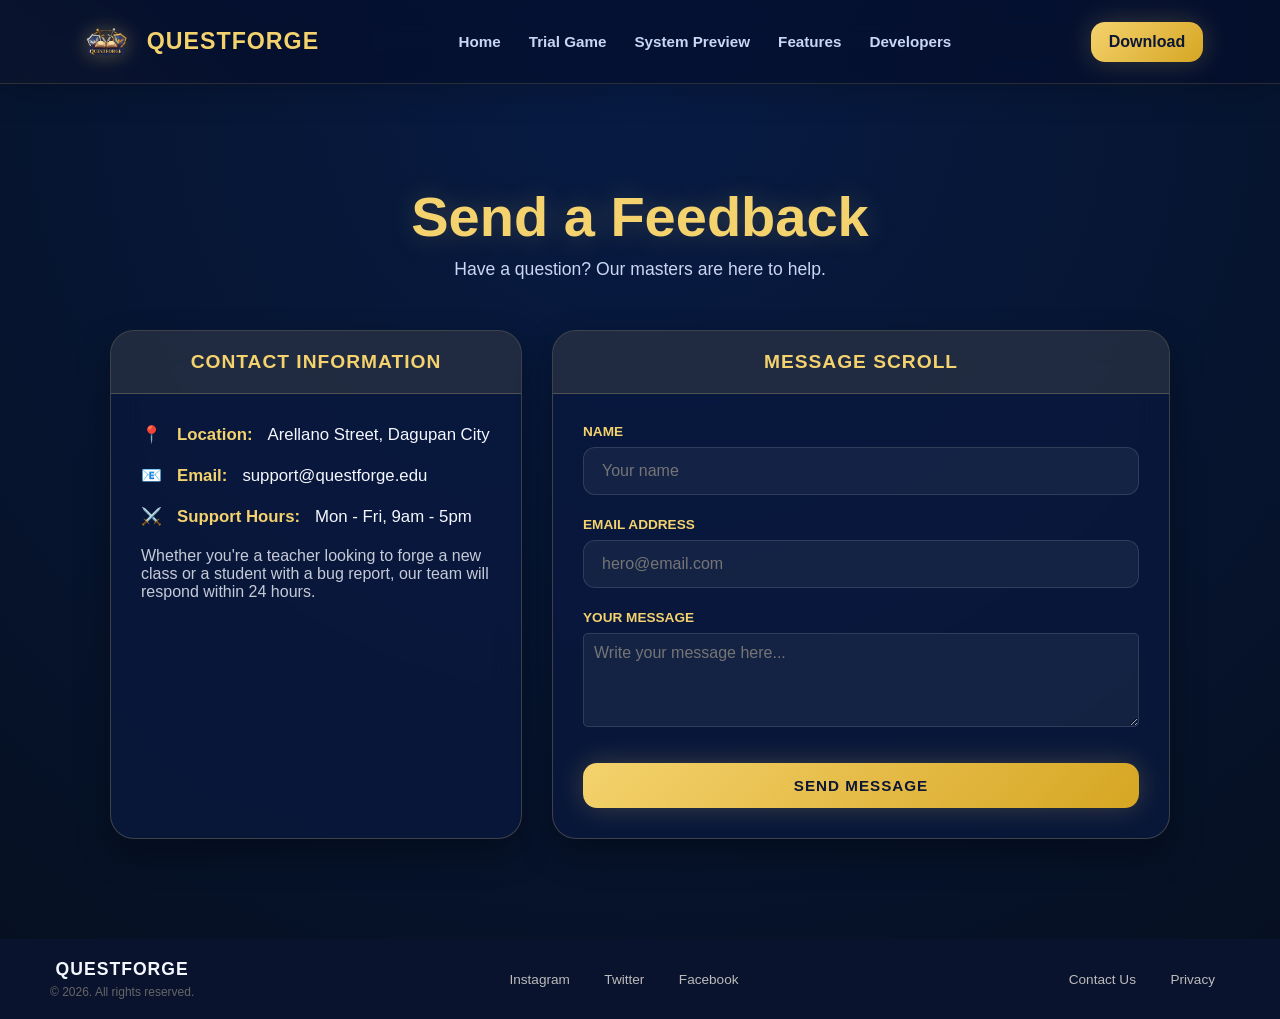
<file: contact.html>
<!DOCTYPE html>
<html lang="en">
<head>
    <meta charset="UTF-8" />
    <meta name="viewport" content="width=device-width, initial-scale=1.0" />
    <title>QuestForge | Gamified Learning Adventure</title>
    <link rel="stylesheet" href="index.css" />
</head>
<body>

    <div class="cursor-glow"></div>
    <div class="page-bg">
        <span class="bg-orb orb-a"></span>
        <span class="bg-orb orb-b"></span>
        <span class="bg-orb orb-c"></span>
    </div>

    <!-- NAVBAR -->
<header class="navbar">
        <a href="#home" class="brand">
            <img src="pixelated logo.png" alt="QuestForge Logo" class="nav-logo" />
            <span>QUESTFORGE</span>
        </a>

    <nav class="nav-menu">
        <a href="index.html#home">Home</a>
        <a href="index.html#trial-game">Trial Game</a>
        <a href="index.html#system-preview">System Preview</a>
        <a href="index.html#features">Features</a>
        <a href="index.html#developers">Developers</a>
    </nav>

    <div class="nav-actions">
        <a href="login.html?redirect=download.html" class="nav-download-btn">Download</a>
    </div>
</header>

    <section id="contact" class="page-section">
    <div class="container">
        <div class="dev-header-area">
            <h1 class="gold-heading">Send a Feedback</h1>
            <p class="dev-subtitle-text">Have a question? Our masters are here to help.</p>
        </div>

        <div class="grid-2">
            <div class="panel">
                <div class="panel-header">Contact Information</div>
                <div class="panel-content">
                    <ul class="mission-list">
                        <li>📍 <strong>Location:</strong> Arellano Street, Dagupan City</li>
                        <li>📧 <strong>Email:</strong> support@questforge.edu</li>
                        <li>⚔️ <strong>Support Hours:</strong> Mon - Fri, 9am - 5pm</li>
                    </ul>
                    <p style="margin-top: 20px; opacity: 0.8;">
                        Whether you're a teacher looking to forge a new class or a student with a bug report, our team will respond within 24 hours.
                    </p>
                </div>
            </div>

            <div class="panel">
                <div class="panel-header">Message Scroll</div>
                <div class="panel-content">
                    <form action="#" class="login-form">
                        <div class="form-group">
                            <label>Name</label>
                            <input type="text" placeholder="Your name" required>
                        </div>
                        <div class="form-group">
                            <label>Email Address</label>
                            <input type="email" placeholder="hero@email.com" required>
                        </div>
                        <div class="form-group">
                            <label>Your Message</label>
                            <textarea rows="4" placeholder="Write your message here..." style="width: 100%; background: rgba(255,255,255,0.05); border: 1px solid rgba(255,255,255,0.1); color: white; padding: 10px; border-radius: 5px;"></textarea>
                        </div>
                        <button type="submit" class="btn btn-gold login-btn-submit">Send Message</button>
                    </form>
                </div>
            </div>
        </div>
    </div>
</section>
<footer class="footer-slim">
    <div class="footer-left">
        <div class="footer-logo-small">QUESTFORGE</div>
        <p>&copy; 2026. All rights reserved.</p>
    </div>

    <div class="footer-socials">
        <a href="#">Instagram</a>
        <a href="#">Twitter</a>
        <a href="#">Facebook</a>
    </div>

    <div class="footer-right">
        <a href="contact.html">Contact Us</a>
        <a href="privacy.html">Privacy</a>
    </div>
    </footer>
</body>
</file>
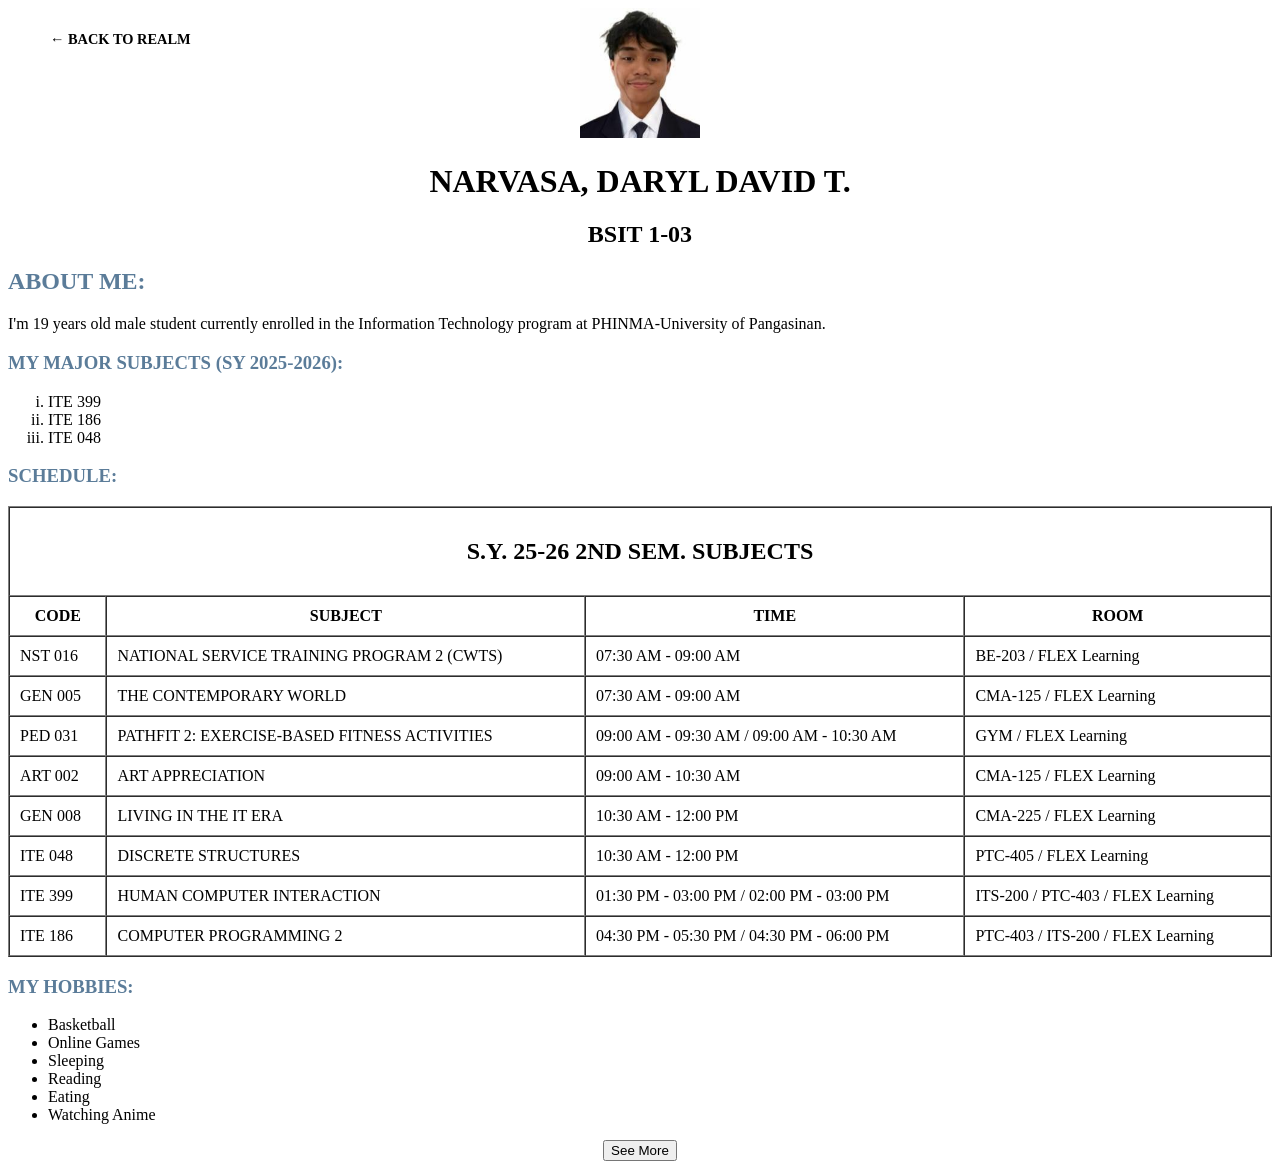
<file: daryl-portfolio.html>
<!DOCTYPE html>
<html>

<head>
    <title>PORTFOLIO</title>
</head>

<body="">
    <div class="back-nav">
    <a href="index.html#developers" class="back-link">← Back to Realm</a>
</div>
<style>
    .back-nav {
        position: absolute;
        top: 30px;
        left: 30px;
    }

    .back-link {
        color: var(--gold-light);
        text-decoration: none;
        font-weight: bold;
        text-transform: uppercase;
        font-size: 0.9rem;
        border: 1px solid var(--gold-light);
        padding: 10px 20px;
        border-radius: 5px;
        transition: all 0.3s ease;
    }

    .back-link:hover {
        background: var(--gold-light);
        color: var(--bg-dark);
    }
</style>
    <center>
        <img src="daryl.jpg" width="120">
        <h1>NARVASA, DARYL DAVID T.</h1>
        <h2>BSIT 1-03</h2>
    </center>

    <h2>
        <font color="#5B7C99">ABOUT ME:</font>
    </h2>
    <p>I'm 19 years old male student currently enrolled in the Information Technology program at PHINMA-University of
        Pangasinan.</p>

    <h3>
        <font color="#5B7C99">MY MAJOR SUBJECTS (SY 2025-2026):</font>
    </h3>
    <ol type="i">
        <li>ITE 399</li>
        <li>ITE 186</li>
        <li>ITE 048</li>
    </ol>

    <h3>
        <font color="#5B7C99">SCHEDULE:</font>
    </h3>
    <table border="1" width="100%" cellpadding="10" cellspacing="0">
        <tr>
            <th colspan="4" align="center">
                <h2>S.Y. 25-26 2ND SEM. SUBJECTS</h2>
            </th>
        </tr>
        <tr>
            <th>CODE</th>
            <th>SUBJECT</th>
            <th>TIME</th>
            <th>ROOM</th>
        </tr>
        <tr>
            <td>NST 016</td>
            <td>NATIONAL SERVICE TRAINING PROGRAM 2 (CWTS)</td>
            <td>07:30 AM - 09:00 AM</td>
            <td>BE-203 / FLEX Learning</td>
        </tr>
        <tr>
            <td>GEN 005</td>
            <td>THE CONTEMPORARY WORLD</td>
            <td>07:30 AM - 09:00 AM</td>
            <td>CMA-125 / FLEX Learning</td>
        </tr>
        <tr>
            <td>PED 031</td>
            <td>PATHFIT 2: EXERCISE-BASED FITNESS ACTIVITIES</td>
            <td>09:00 AM - 09:30 AM / 09:00 AM - 10:30 AM</td>
            <td>GYM / FLEX Learning</td>
        </tr>
        <tr>
            <td>ART 002</td>
            <td>ART APPRECIATION</td>
            <td>09:00 AM - 10:30 AM</td>
            <td>CMA-125 / FLEX Learning</td>
        </tr>
        <tr>
            <td>GEN 008</td>
            <td>LIVING IN THE IT ERA</td>
            <td>10:30 AM - 12:00 PM</td>
            <td>CMA-225 / FLEX Learning</td>
        </tr>
        <tr>
            <td>ITE 048</td>
            <td>DISCRETE STRUCTURES</td>
            <td>10:30 AM - 12:00 PM</td>
            <td>PTC-405 / FLEX Learning</td>
        </tr>
        <tr>
            <td>ITE 399</td>
            <td>HUMAN COMPUTER INTERACTION</td>
            <td>01:30 PM - 03:00 PM / 02:00 PM - 03:00 PM</td>
            <td>ITS-200 / PTC-403 / FLEX Learning</td>
        </tr>
        <tr>
            <td>ITE 186</td>
            <td>COMPUTER PROGRAMMING 2</td>
            <td>04:30 PM - 05:30 PM / 04:30 PM - 06:00 PM</td>
            <td>PTC-403 / ITS-200 / FLEX Learning</td>
        </tr>
    </table>

    <h3>
        <font color="#5B7C99">MY HOBBIES:</font>
    </h3>
    <ul>
        <li>Basketball</li>
        <li>Online Games</li>
        <li>Sleeping</li>
        <li>Reading</li>
        <li>Eating</li>
        <li>Watching Anime</li>
    </ul>

    <center>
        <form action="https://www.facebook.com" method="get">
            <button type="submit">See More</button>
        </form>
    </center>
    </body>

</html>
</file>
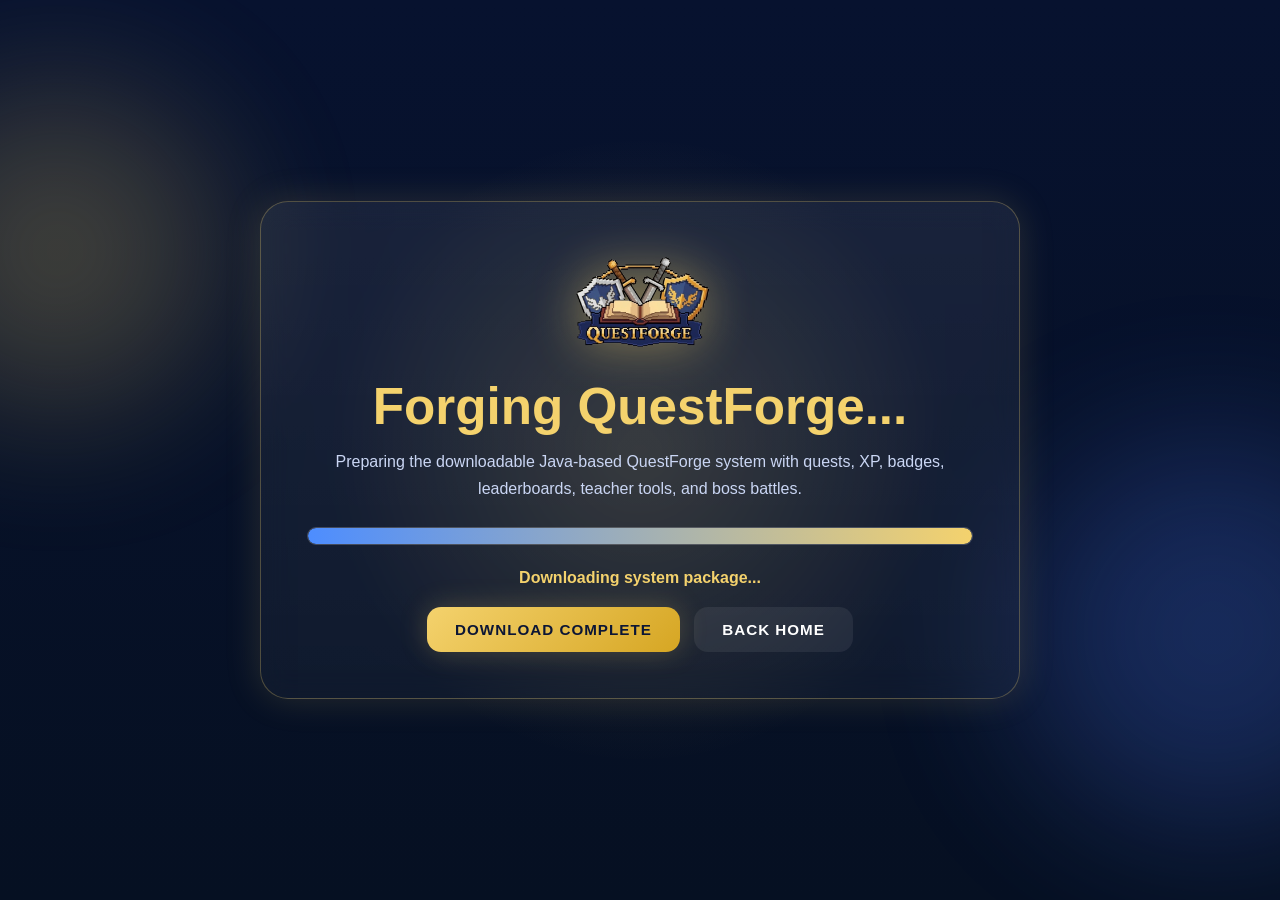
<file: download.html>
<!DOCTYPE html>
<html lang="en">
<head>
  <meta charset="UTF-8" />
  <meta name="viewport" content="width=device-width, initial-scale=1.0" />
  <title>Download QuestForge</title>
  <link rel="stylesheet" href="index.css" />
  <style>
    .download-page {
      min-height: 100vh;
      display: grid;
      place-items: center;
      padding: 80px 7%;
      background:
        radial-gradient(circle at center, rgba(244,210,109,0.16), transparent 40%),
        linear-gradient(180deg, #07122f, #061022);
    }

    .download-card {
      max-width: 760px;
      width: 100%;
      text-align: center;
      padding: 46px;
      background: linear-gradient(180deg, rgba(255,255,255,0.075), rgba(255,255,255,0.04));
      border: 1px solid rgba(244,210,109,0.28);
      border-radius: 28px;
      box-shadow: 0 0 36px rgba(244,210,109,0.15);
      backdrop-filter: blur(14px);
    }

    .download-card img {
      width: 190px;
      filter: drop-shadow(0 0 24px rgba(244,210,109,0.45));
      animation: floatCard 4s ease-in-out infinite;
      margin-bottom: 18px;
    }

    .download-card h1 {
      color: var(--gold);
      font-size: clamp(2rem, 5vw, 3.2rem);
      margin-bottom: 12px;
    }

    .download-card p {
      color: var(--muted);
      line-height: 1.7;
      margin-bottom: 24px;
    }

    .download-progress {
      height: 18px;
      border-radius: 999px;
      overflow: hidden;
      background: rgba(255,255,255,0.08);
      border: 1px solid rgba(255,255,255,0.14);
      margin: 24px 0;
    }

    .download-bar {
      height: 100%;
      width: 0;
      border-radius: inherit;
      background: linear-gradient(90deg, #4d8dff, var(--gold));
      box-shadow: 0 0 18px rgba(244,210,109,0.35);
      animation: downloadFill 4s ease forwards;
    }

    @keyframes downloadFill {
      to { width: 100%; }
    }

    .download-status {
      color: var(--gold);
      font-weight: 900;
      margin-bottom: 20px;
    }

    .back-home {
      margin-left: 10px;
    }
  </style>
</head>
<body>
  <div class="page-bg">
    <span class="bg-orb orb-a"></span>
    <span class="bg-orb orb-b"></span>
  </div>

  <main class="download-page">
    <section class="download-card reveal active">
      <img src="pixelated logo.png" alt="QuestForge Logo" />
      <h1>Forging QuestForge...</h1>
      <p>
        Preparing the downloadable Java-based QuestForge system with quests, XP,
        badges, leaderboards, teacher tools, and boss battles.
      </p>

      <div class="download-progress">
        <div class="download-bar"></div>
      </div>

      <div class="download-status" id="status">Downloading system package...</div>

      <a href="#" class="btn btn-download">Download Complete</a>
      <a href="index.html" class="btn btn-secondary back-home">Back Home</a>
    </section>
  </main>

  <script>
    setTimeout(() => {
      document.getElementById("status").textContent = "QuestForge is ready. Continue your academic adventure.";
    }, 4200);
  </script>
</body>
</html>
</file>
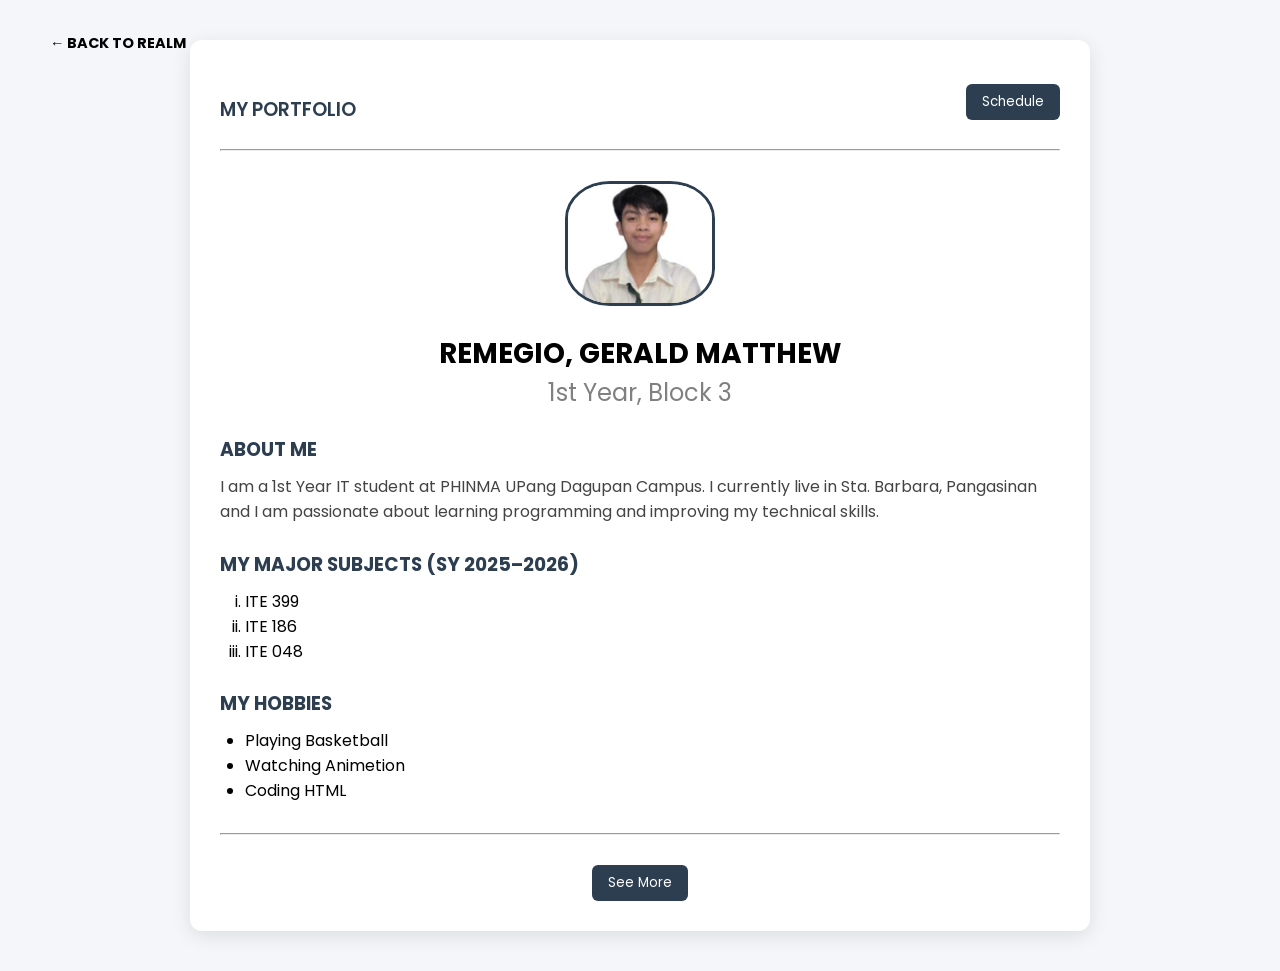
<file: gerald-portfolio.html>
<!DOCTYPE html>
<html lang="en">
<head>
    <meta charset="UTF-8">
    <title>My Portfolio</title>

    
    <link href="https://fonts.googleapis.com/css2?family=Poppins:wght@300;400;600&display=swap" rel="stylesheet">

    <style>
        * {
            margin: 0;
            padding: 0;
            box-sizing: border-box;
            font-family: 'Poppins', sans-serif;
        }

        body {
            background-color: #f4f6f9;
        }

        .container {
            width: 80%;
            max-width: 900px;
            margin: 40px auto;
            background: white;
            padding: 30px;
            border-radius: 12px;
            box-shadow: 0 5px 20px rgba(0, 0, 0, 0.1);
        }

        .header {
            display: flex;
            justify-content: space-between;
            align-items: center;
        }

        .header h3 {
            font-weight: 600;
        }

        hr {
            margin: 15px 0 30px 0;
        }

        .profile {
            text-align: center;
        }

        .profile img {
            width: 150px;
            border-radius: 30%;
            border: 3px solid #2c3e50;
            margin-bottom: 20px;
        }

        h1 {
            font-size: 28px;
        }

        h2 {
            font-weight: 400;
            color: gray;
            margin-bottom: 20px;
        }

        h3 {
            margin-top: 25px;
            margin-bottom: 10px;
            color: #2c3e50;
        }

        p {
            line-height: 1.6;
            color: #444;
        }

        ol, ul {
            margin-left: 25px;
            margin-top: 10px;
        }

        button {
            padding: 8px 16px;
            border: none;
            border-radius: 6px;
            background-color: #2c3e50;
            color: white;
            cursor: pointer;
            transition: 0.3s ease;
        }

        button:hover {
            background-color: #1a252f;
            transform: scale(1.05);
        }

        .footer {
            text-align: center;
            margin-top: 30px;
        }

        a {
            text-decoration: none;
        }
    </style>
</head>

<body>
<div class="back-nav">
    <a href="index.html#developers" class="back-link">← Back to Realm</a>
</div>
<style>
    .back-nav {
        position: absolute;
        top: 30px;
        left: 30px;
    }

    .back-link {
        color: var(--gold-light);
        text-decoration: none;
        font-weight: bold;
        text-transform: uppercase;
        font-size: 0.9rem;
        border: 1px solid var(--gold-light);
        padding: 10px 20px;
        border-radius: 5px;
        transition: all 0.3s ease;
    }

    .back-link:hover {
        background: var(--gold-light);
        color: var(--bg-dark);
    }
</style>
    <div class="container">

        <div class="header">
            <h3>MY PORTFOLIO</h3>
            <a href="Sched.html">
                <button>Schedule</button>
            </a>
        </div>

        <hr>

        <div class="profile">
            <img src="gerald.jpg" alt="My Photo">
            <h1>REMEGIO, GERALD MATTHEW </h1>
            <h2>1st Year, Block 3</h2>
        </div>

        <h3>ABOUT ME</h3>
        <p>
            I am a 1st Year IT student at PHINMA UPang Dagupan Campus.
            I currently live in Sta. Barbara, Pangasinan and I am passionate about
            learning programming and improving my technical skills.
        </p>

        <h3>MY MAJOR SUBJECTS (SY 2025–2026)</h3>
        <ol type="i">
            <li>ITE 399</li>
            <li>ITE 186</li>
            <li>ITE 048</li>
        </ol>

        <h3>MY HOBBIES</h3>
        <ul>
            <li>Playing Basketball</li>
            <li>Watching Animetion</li>
            <li>Coding HTML</li>
        </ul>

        <div class="footer">
            <hr>
            <a href="https://www.facebook.com/mattz.remegio" target="_blank">
                <button>See More</button>
            </a>
        </div>

    </div>

</body>
</html>
</file>
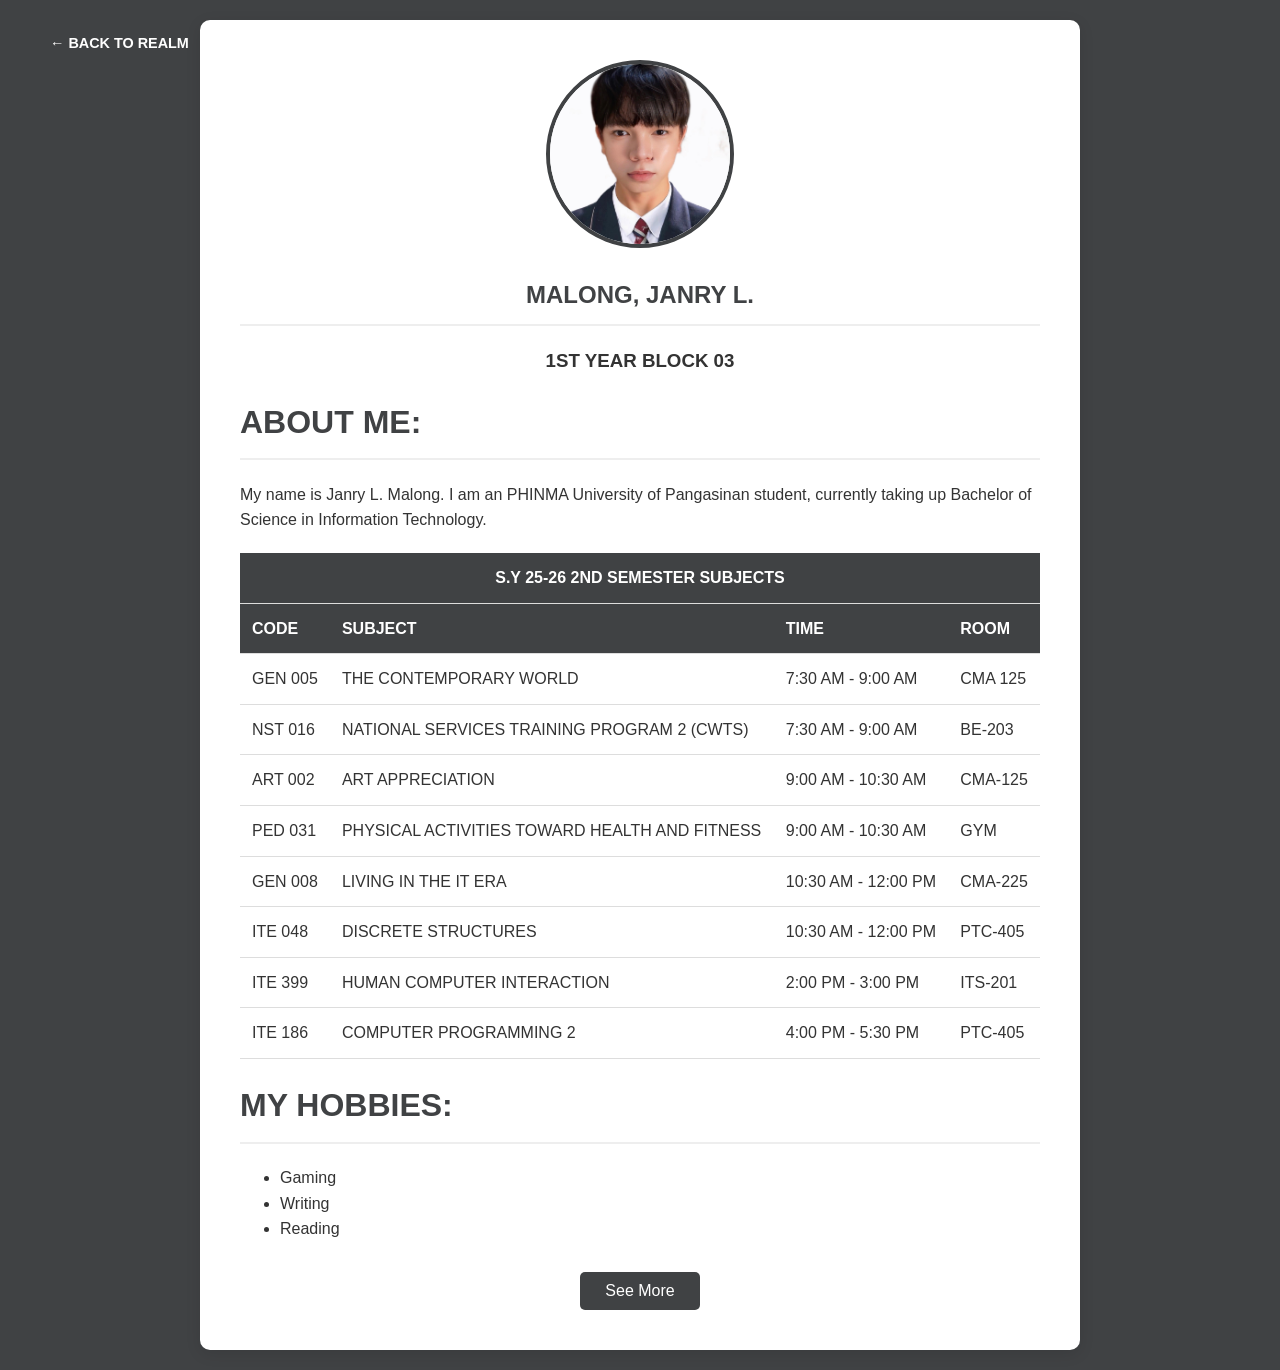
<file: janry-portfolio.html>
<!DOCTYPE html>
<html lang="en">
<head>
    <meta charset="UTF-8">
    <meta name="viewport" content="width=device-width, initial-scale=1.0">
    <title>My Portfolio</title>
    <link rel="stylesheet" href="janry-portfolio.css">
</head>

<body>
    <div class="back-nav">
    <a href="index.html#developers" class="back-link">← Back to Realm</a>
</div>
<style>
    .back-nav {
        position: absolute;
        top: 30px;
        left: 30px;
    }

    .back-link {
        color: white;
        text-decoration: none;
        font-weight: bold;
        text-transform: uppercase;
        font-size: 0.9rem;
        border: 1px solid var(--gold-light);
        padding: 10px 20px;
        border-radius: 5px;
        transition: all 0.3s ease;
    }

    .back-link:hover {
        background: var(--gold-light);
        color: white;
    }
</style>
    <div class="container">
        <header style="text-align: center;">
            <img src="Janry.jpg" width="180" height="180" alt="Profile Picture">
            <h2>MALONG, JANRY L.</h2>
            <h3>1ST YEAR BLOCK 03</h3>
        </header>

        <h1>ABOUT ME:</h1>
        <p>My name is Janry L. Malong. I am an PHINMA University of Pangasinan student, currently taking up Bachelor of Science in Information Technology.</p>

        <table>
            <thead>
                <tr>
                    <th colspan="4" style="text-align: center;">S.Y 25-26 2ND SEMESTER SUBJECTS</th>
                </tr>
                <tr>
                    <th>CODE</th>
                    <th>SUBJECT</th>
                    <th>TIME</th>
                    <th>ROOM</th>
                </tr>
            </thead>
            <tbody>
                <tr>
                    <td>GEN 005</td>
                    <td>THE CONTEMPORARY WORLD</td>
                    <td>7:30 AM - 9:00 AM</td>
                    <td>CMA 125</td>
                </tr>
                <tr>
                    <td>NST 016</td>
                    <td>NATIONAL SERVICES TRAINING PROGRAM  2 (CWTS)</td>
                    <td>7:30 AM - 9:00 AM</td>
                    <td>BE-203</td>
                </tr>
                <tr>
                    <td>ART 002</td>
                    <td>ART APPRECIATION</td>
                    <td>9:00 AM - 10:30 AM</td>
                    <td>CMA-125</td>
                </tr>
                
                <tr>
                    <td>PED 031</td>
                    <td>PHYSICAL ACTIVITIES TOWARD HEALTH AND FITNESS</td>
                    <td>9:00 AM - 10:30 AM</td>
                    <td>GYM</td>
                </tr>
                <tr>
                    <td>GEN 008</td>
                    <td>LIVING IN THE IT ERA</td>
                    <td>10:30 AM - 12:00 PM</td>
                    <td>CMA-225</td>
                </tr>
                <tr>
                    <td>ITE 048</td>
                    <td>DISCRETE STRUCTURES</td>
                    <td>10:30 AM - 12:00 PM</td>
                    <td>PTC-405</td>
                </tr>
                <tr>
                    <td>ITE 399</td>
                    <td>HUMAN COMPUTER INTERACTION</td>
                    <td>2:00 PM - 3:00 PM</td>
                    <td>ITS-201</td>
                </tr>
                <tr>
                    <td>ITE 186</td>
                    <td>COMPUTER PROGRAMMING 2</td>
                    <td>4:00 PM - 5:30 PM</td>
                    <td>PTC-405</td>
                </tr>
            </tbody>
        </table>

        <h1>MY HOBBIES:</h1>
        <ul>
            <li>Gaming</li>
            <li>Writing</li>
            <li>Reading</li>
        </ul>

        <div style="text-align: center; margin-top: 30px;">
            <a href="https://www.facebook.com" target="_blank">
                <button>See More</button>
            </a>
        </div>
    </div>
</body>
</file>
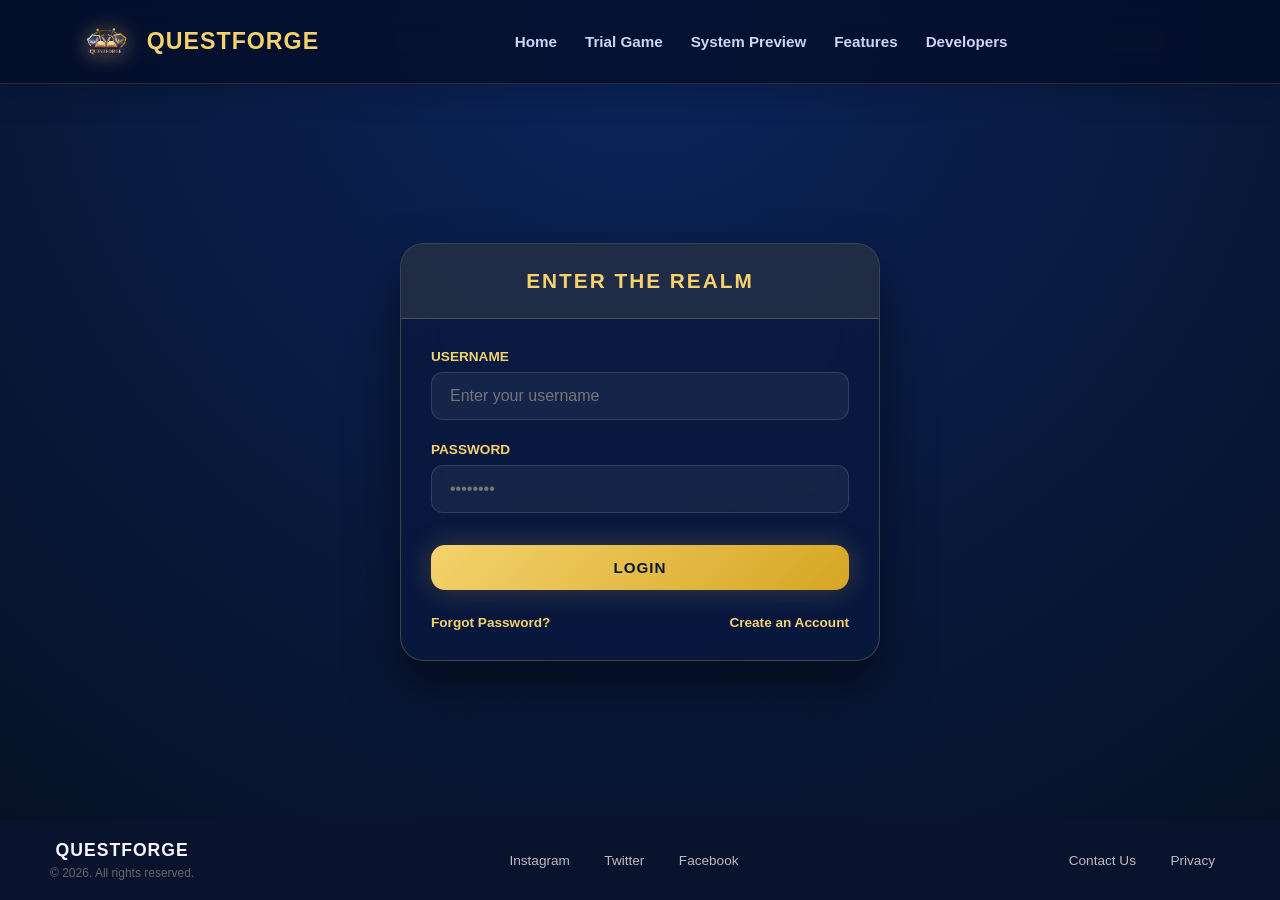
<file: login.html>
<!DOCTYPE html>
<html lang="en">
<head>
    <meta charset="UTF-8">
    <meta name="viewport" content="width=device-width, initial-scale=1.0">
    <title>Login - QuestForge</title>
    <link rel="stylesheet" href="index.css">
</head>
<body>

    <!-- NAVBAR -->
<header class="navbar">
    <a href="#home" class="brand">
        <img src="pixelated logo.png" alt="QuestForge Logo" class="nav-logo" />
        <span>QUESTFORGE</span>
    </a>

    <nav class="nav-menu">
        <a href="index.html#home">Home</a>
        <a href="index.html#trial-game">Trial Game</a>
        <a href="index.html#system-preview">System Preview</a>
        <a href="index.html#features">Features</a>
        <a href="index.html#developers">Developers</a>
    </nav>

    <div class="nav-actions">
    
    </div>
</header>
        <main class="login-wrapper">
            
            <div class="panel login-panel">
                <div class="panel-header" style="justify-content: center; font-size: 1.3rem;">
                    Enter the Realm
                </div>
                <div class="panel-content">
                    <form action="#" class="login-form" id="loginForm">
                        
                        <div class="form-group">
                            <label for="username">Username</label>
                            <input type="text" id="username" placeholder="Enter your username" required>
                        </div>

                        <div class="form-group">
                            <label for="password">Password</label>
                            <input type="password" id="password" placeholder="••••••••" required>
                        </div>

                        <button type="submit" class="btn btn-gold login-btn-submit">Login</button>

                        <div class="login-footer-links">
                            <a href="#">Forgot Password?</a>
                            <a href="signup.html">Create an Account</a>
                        </div>

                    </form>
                </div>
            </div>
        </main>
    </div>


    <script>
     const loginForm = document.getElementById("loginForm"); // Ensure your <form id="loginForm"> matches this

    if (loginForm) {
        loginForm.addEventListener("submit", function (e) {
            e.preventDefault(); // Prevents the form from refreshing the page
            
            // You can add validation logic here later
            
            window.location.href = "download.html"; // Redirects to your target page
        });
    }
    </script>
    <footer class="footer-slim">
    <div class="footer-left">
        <div class="footer-logo-small">QUESTFORGE</div>
        <p>&copy; 2026. All rights reserved.</p>
    </div>

    <div class="footer-socials">
        <a href="#">Instagram</a>
        <a href="#">Twitter</a>
        <a href="#">Facebook</a>
    </div>

    <div class="footer-right">
        <a href="contact.html">Contact Us</a>
        <a href="privacy.html">Privacy</a>
    </div>
    </footer>
</body>
</html>
</file>
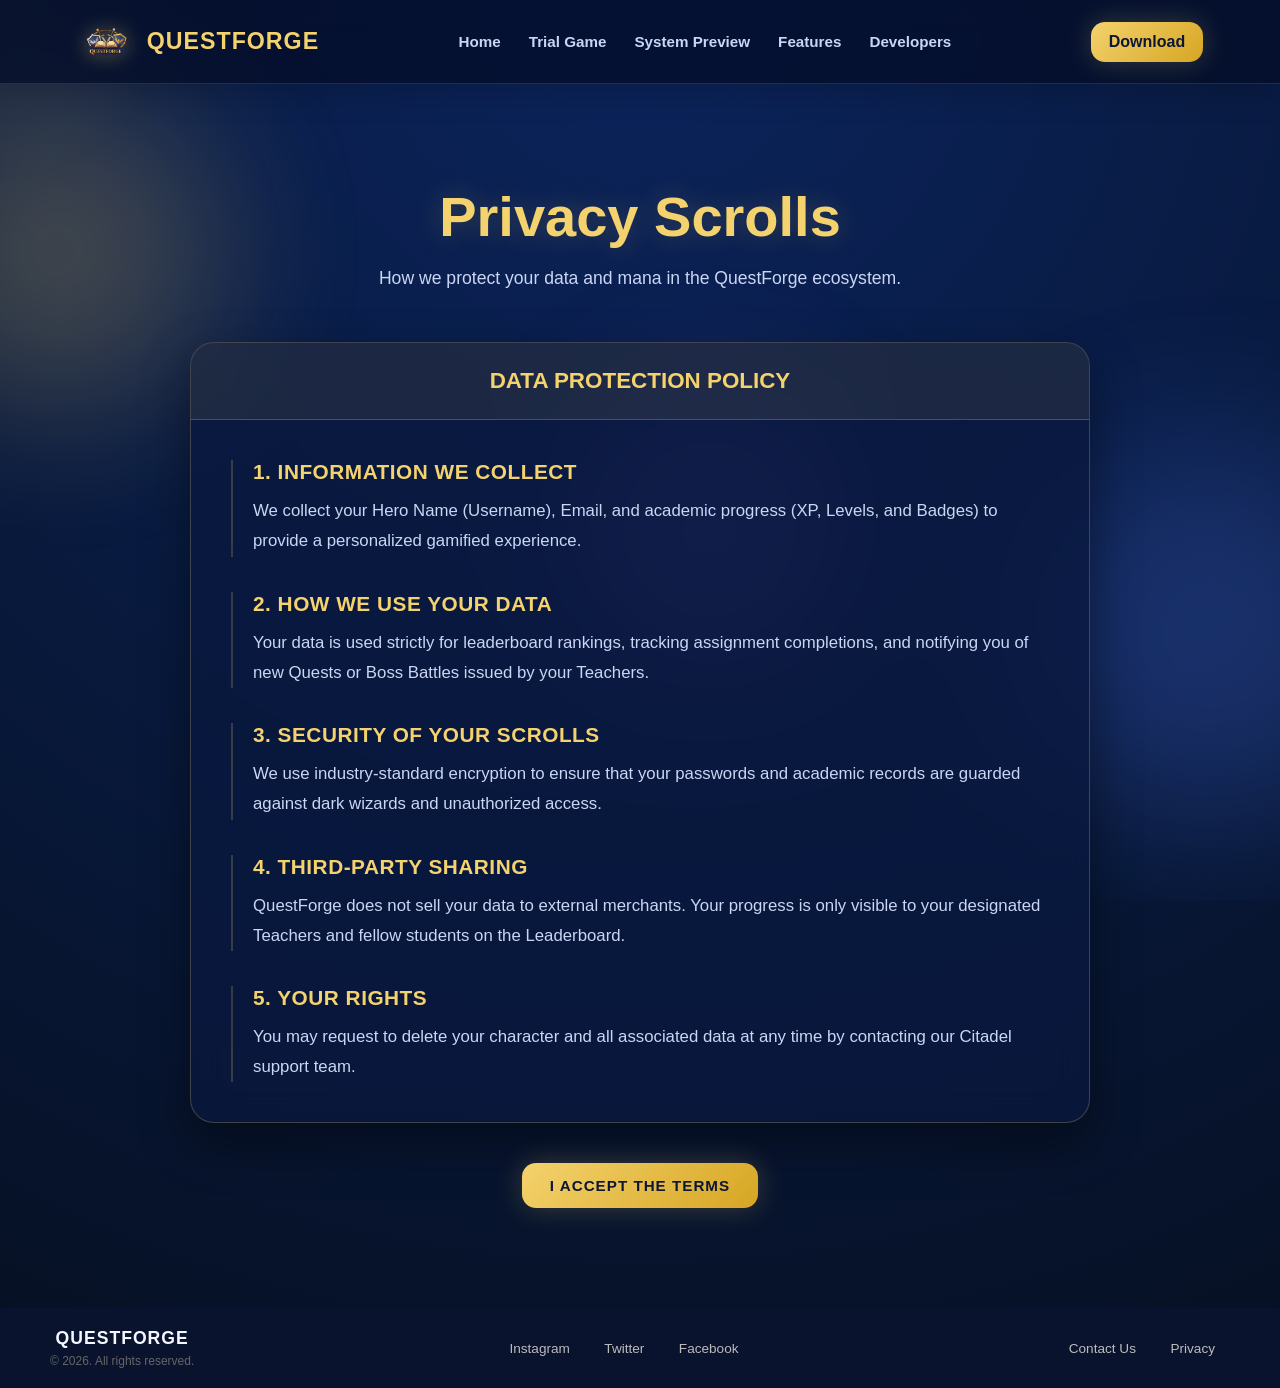
<file: privacy.html>
<!DOCTYPE html>
<html lang="en">
<head>
    <meta charset="UTF-8" />
    <meta name="viewport" content="width=device-width, initial-scale=1.0" />
    <title>QuestForge | Gamified Learning Adventure</title>
    <link rel="stylesheet" href="index.css" />
</head>
<body>

    <div class="cursor-glow"></div>
    <div class="page-bg">
        <span class="bg-orb orb-a"></span>
        <span class="bg-orb orb-b"></span>
        <span class="bg-orb orb-c"></span>
    </div>

    <!-- NAVBAR -->
<header class="navbar">
        <a href="#home" class="brand">
            <img src="pixelated logo.png" alt="QuestForge Logo" class="nav-logo" />
            <span>QUESTFORGE</span>
        </a>

    <nav class="nav-menu">
        <a href="index.html#home">Home</a>
        <a href="index.html#trial-game">Trial Game</a>
        <a href="index.html#system-preview">System Preview</a>
        <a href="index.html#features">Features</a>
        <a href="index.html#developers">Developers</a>
    </nav>

    <div class="nav-actions">
        <a href="login.html?redirect=download.html" class="nav-download-btn">Download</a>
    </div>
</header>
    
    <section class="page-section">
    <div class="about-header">
        <h1 class="gold-heading">Privacy Scrolls</h1>
        <p class="about-subtitle">
            How we protect your data and mana in the QuestForge ecosystem.
        </p>
    </div>

    <div class="scroll-panel">
        <div class="scroll-header">Data Protection Policy</div>
        <div class="scroll-content">
            
            <div class="policy-item">
                <h3>1. Information We Collect</h3>
                <p>We collect your Hero Name (Username), Email, and academic progress (XP, Levels, and Badges) to provide a personalized gamified experience.</p>
            </div>

            <div class="policy-item">
                <h3>2. How We Use Your Data</h3>
                <p>Your data is used strictly for leaderboard rankings, tracking assignment completions, and notifying you of new Quests or Boss Battles issued by your Teachers.</p>
            </div>

            <div class="policy-item">
                <h3>3. Security of Your Scrolls</h3>
                <p>We use industry-standard encryption to ensure that your passwords and academic records are guarded against dark wizards and unauthorized access.</p>
            </div>

            <div class="policy-item">
                <h3>4. Third-Party Sharing</h3>
                <p>QuestForge does not sell your data to external merchants. Your progress is only visible to your designated Teachers and fellow students on the Leaderboard.</p>
            </div>

            <div class="policy-item">
                <h3>5. Your Rights</h3>
                <p>You may request to delete your character and all associated data at any time by contacting our Citadel support team.</p>
            </div>

        </div>
    </div>

    <div style="text-align: center; margin-top: 40px;">
        <a href="index.html" class="btn btn-gold">I Accept the Terms</a>
    </div>
</section>

    </div>
    <footer class="footer-slim">
    <div class="footer-left">
        <div class="footer-logo-small">QUESTFORGE</div>
        <p>&copy; 2026. All rights reserved.</p>
    </div>

    <div class="footer-socials">
        <a href="#">Instagram</a>
        <a href="#">Twitter</a>
        <a href="#">Facebook</a>
    </div>

    <div class="footer-right">
        <a href="contact.html">Contact Us</a>
        <a href="privacy.html">Privacy</a>
    </div>
    </footer>
</body>
</html>
</file>
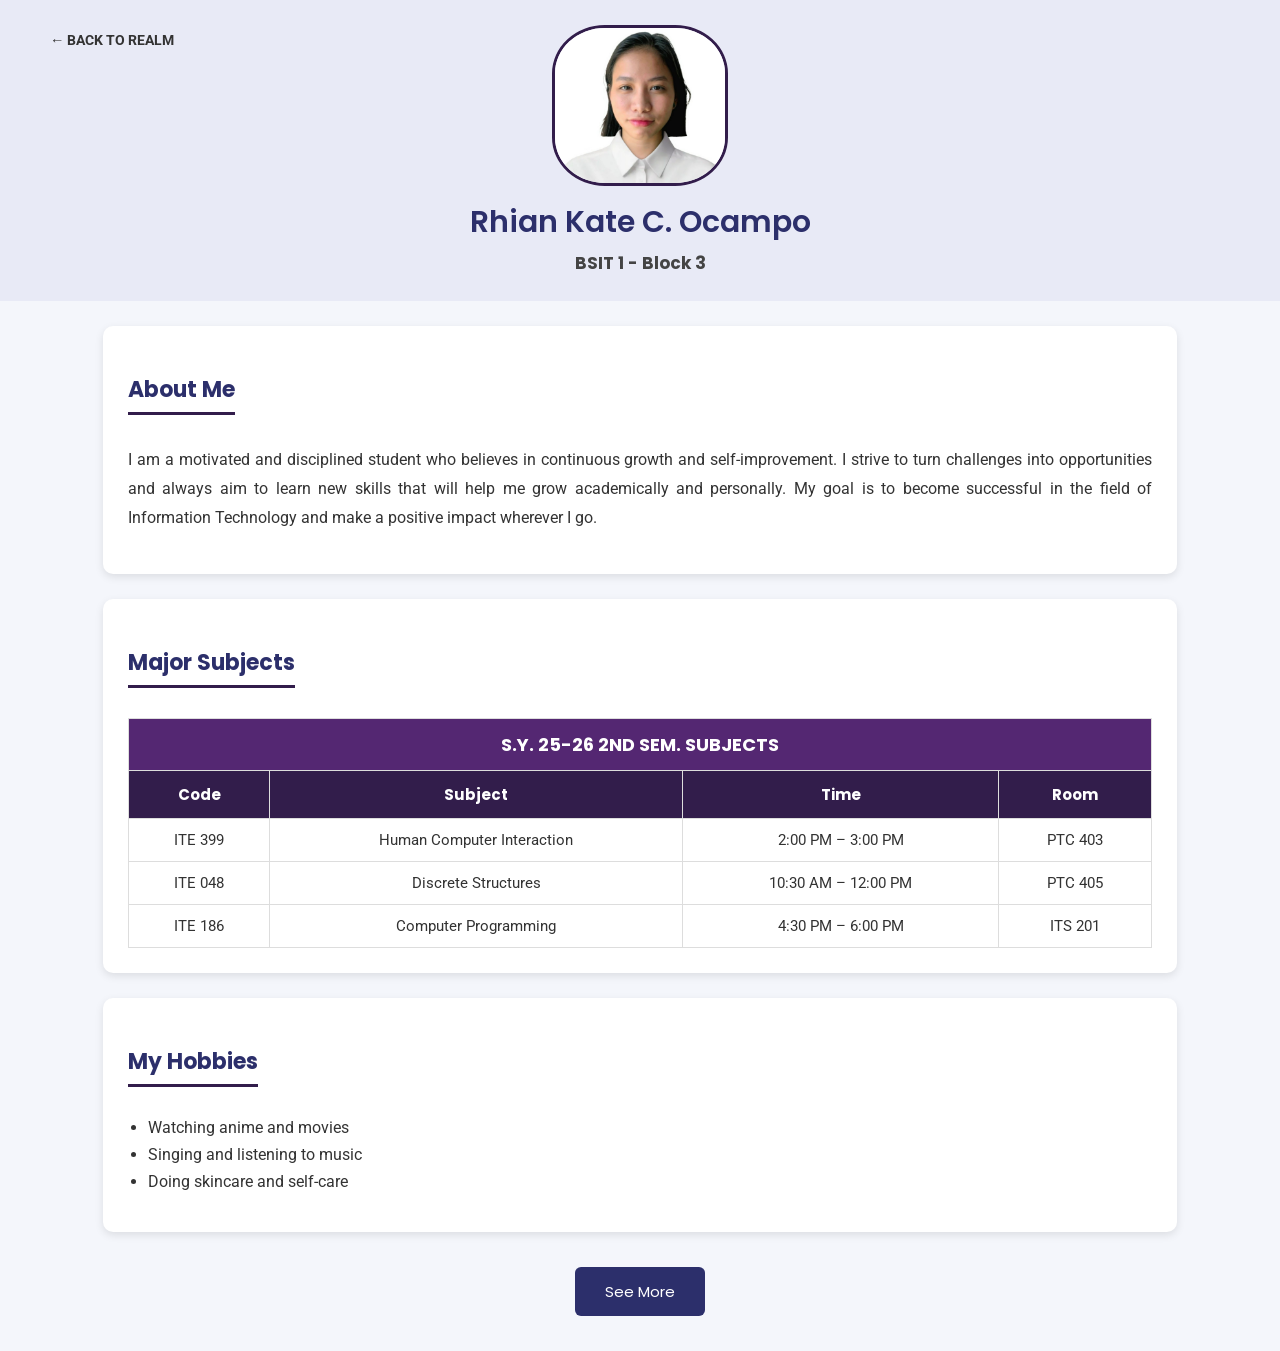
<file: rhian-portfolio.html>
<!DOCTYPE html>
<html lang="en">
<head>
<meta charset="UTF-8">
<meta name="viewport" content="width=device-width, initial-scale=1.0">
<title>MY PORTFOLIO</title>

<link href="https://fonts.googleapis.com/css2?family=Poppins:wght@500;600&family=Roboto&display=swap" rel="stylesheet">

<style>

body{
    font-family: 'Roboto', sans-serif;
    background:#F4F6FB;
    margin:0;
    color:#333;
} 

header{
    text-align:center;
    background:#E8EAF6;
    padding:25px;
}

header img{
    width:170px;
    border-radius:30%;
    border:3px solid #321d4b;
}

header h1{
    margin:10px 0 5px;
    color:#2C2F6B;
    font-size:30px;
    font-family:'Poppins', sans-serif;
    font-weight:600;
}

header h2{
    margin:0;
    font-size:17px;
    color:#444;
    font-family:'Poppins', sans-serif;
}

section{
    background:#ffffff;
    width:80%;
    margin:25px auto;
    padding:25px;
    border-radius:10px;
    box-shadow:0 3px 8px rgba(0,0,0,0.1);
}

h3{
    display:inline-block;
    border-bottom:3px solid #321d4b;
    padding-bottom:6px;
    color:#2C2F6B;
    margin-bottom:15px;
    font-size:22px;
    font-family:'Poppins', sans-serif;
}

p{
    text-align:justify;
    line-height:1.8;
    font-size:16px;
}

table{
    width:100%;
    border-collapse:collapse;
    margin-top:15px;
    font-size:15px;
}

th, td{
    border:1px solid #ddd;
    padding:12px;
    text-align:center;
}

th{
    background:#321d4b;
    color:white;
    font-family:'Poppins', sans-serif;
}

ul{
    padding-left:20px;
    font-size:16px;
}

li{
    margin-bottom:8px;
}

.button-container{
    text-align:center;
    margin:35px;
}

button{
    background:#2C2F6B;
    color:white;
    border:none;
    padding:13px 30px;
    border-radius:6px;
    font-size:15px;
    font-family:'Poppins', sans-serif;
    cursor:pointer;
}

button:hover{
    background:#321d4b;
}

</style>
</head>

<body>

<header>
    <img src="rhian.jpg">
    <h1>Rhian Kate C. Ocampo</h1>
    <h2>BSIT 1 - Block 3</h2>
</header>

<div class="back-nav">
    <a href="index.html#developers" class="back-link">← Back to Realm</a>
</div>
<style>
    .back-nav {
        position: absolute;
        top: 30px;
        left: 30px;
    }

    .back-link {
        color: var(--gold-light);
        text-decoration: none;
        font-weight: bold;
        text-transform: uppercase;
        font-size: 0.9rem;
        border: 1px solid var(--gold-light);
        padding: 10px 20px;
        border-radius: 5px;
        transition: all 0.3s ease;
    }

    .back-link:hover {
        background: var(--gold-light);
        color: var(--bg-dark);
    }
</style>

<section>
    <h3>About Me</h3>
    <p>
        I am a motivated and disciplined student who believes in continuous growth and self-improvement. 
        I strive to turn challenges into opportunities and always aim to learn new skills that will help 
        me grow academically and personally. My goal is to become successful in the field of Information 
        Technology and make a positive impact wherever I go.
    </p>
</section>

<section>
    <h3>Major Subjects</h3>
    <table>

        <tr>
            <th colspan="4" style="background:#542772; font-size:18px;">
                S.Y. 25-26 2ND SEM. SUBJECTS
            </th>
        </tr>

        <tr>
            <th>Code</th>
            <th>Subject</th>
            <th>Time</th>
            <th>Room</th>
        </tr>

        <tr>
            <td>ITE 399</td>
            <td>Human Computer Interaction</td>
            <td>2:00 PM – 3:00 PM</td>
            <td>PTC 403</td>
        </tr>
        <tr>
            <td>ITE 048</td>
            <td>Discrete Structures</td>
            <td>10:30 AM – 12:00 PM</td>
            <td>PTC 405</td>
        </tr>
        <tr>
            <td>ITE 186</td>
            <td>Computer Programming</td>
            <td>4:30 PM – 6:00 PM</td>
            <td>ITS 201</td>
        </tr>
    </table>
</section>

<section>
    <h3>My Hobbies</h3>
    <ul>
        <li>Watching anime and movies</li>
        <li>Singing and listening to music</li>
        <li>Doing skincare and self-care</li>
    </ul>
</section>

<div class="button-container">
    <a href="https://www.facebook.com" target="_blank">
        <button>See More</button>
    </a>
</div>

</body>
</html>
</file>
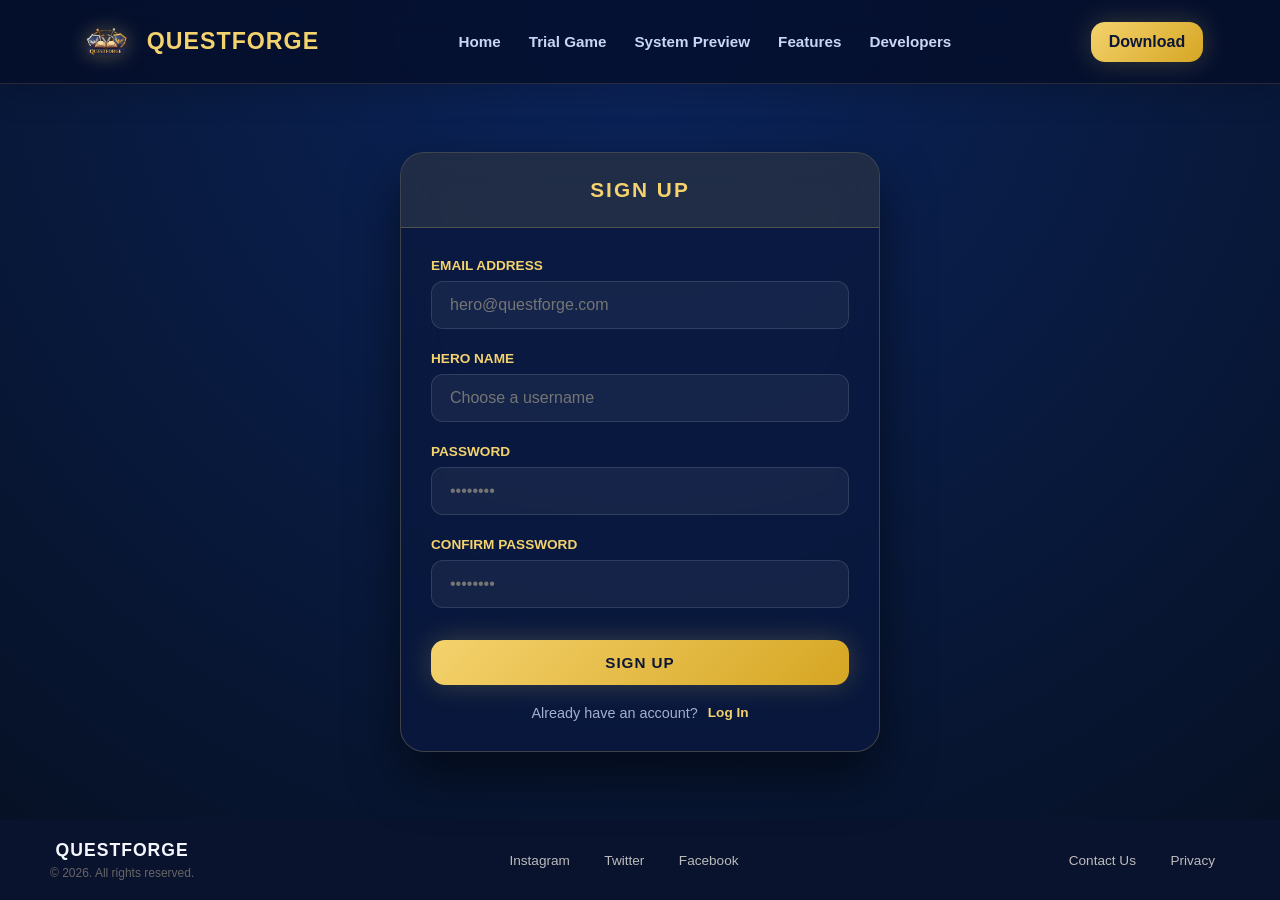
<file: signup.html>
<!DOCTYPE html>
<html lang="en">
<head>
    <meta charset="UTF-8">
    <meta name="viewport" content="width=device-width, initial-scale=1.0">
    <title>Login - QuestForge</title>
    <link rel="stylesheet" href="index.css">
</head>
<body>

    <!-- NAVBAR -->
<header class="navbar">
    <a href="#home" class="brand">
        <img src="pixelated logo.png" alt="QuestForge Logo" class="nav-logo" />
        <span>QUESTFORGE</span>
    </a>

    <nav class="nav-menu">
        <a href="index.html#home">Home</a>
        <a href="index.html#trial-game">Trial Game</a>
        <a href="index.html#system-preview">System Preview</a>
        <a href="index.html#features">Features</a>
        <a href="index.html#developers">Developers</a>
    </nav>

    <div class="nav-actions">
        <a href="download.html" class="nav-download-btn">Download</a>
    </div>
</header>

        <main class="login-wrapper">
            
            <div class="panel login-panel">
                <div class="panel-header" style="justify-content: center; font-size: 1.3rem;">
                    Sign Up
                </div>
                <div class="panel-content">
                    <form action="#" class="login-form" id="signupForm">
                        
                        <div class="form-group">
                            <label for="new-email">Email Address</label>
                            <input type="email" id="new-email" placeholder="hero@questforge.com" required>
                        </div>

                        <div class="form-group">
                            <label for="new-username">Hero Name</label>
                            <input type="text" id="new-username" placeholder="Choose a username" required>
                        </div>

                        <div class="form-group">
                            <label for="new-password">Password</label>
                            <input type="password" id="new-password" placeholder="••••••••" required>
                        </div>
                        
                        <div class="form-group">
                            <label for="confirm-password">Confirm Password</label>
                            <input type="password" id="confirm-password" placeholder="••••••••" required>
                        </div>

                        <button type="submit" class="btn btn-gold login-btn-submit">Sign Up</button>

                        <div class="login-footer-links" style="justify-content: center; gap: 10px; margin-top: 20px;">
                            <span class="text-muted">Already have an account?</span>
                            <a href="login.html?redirect=download.html" style="font-weight: bold; color: var(--gold-light);">Log In</a>
                        </div>

                    </form>
                </div>
            </div>
        </main>
    </div>


    <script>
        document.addEventListener("DOMContentLoaded", () => {
            const signupForm = document.getElementById("signupForm");

        if (signupForm) {
            signupForm.addEventListener("submit", function (e) {
                // 1. Prevent the default form refresh
                e.preventDefault();

                // 2. Grab the input values
                const username = document.getElementById("new-username").value;
                const password = document.getElementById("new-password").value;
                const confirmPassword = document.getElementById("confirm-password").value;

                // 3. Basic Validation: Check if passwords match
                if (password !== confirmPassword) {
                    alert("⚠️ The passwords do not match, Hero! Re-check your scrolls.");
                    return;
                }

                // 4. Success Simulation
                // In a real app, you'd send this data to a database here.
                console.log(`Creating account for: ${username}`);
                
                // Optional: Change button text to show progress
                const submitBtn = signupForm.querySelector(".login-btn-submit");
                submitBtn.innerText = "Forging Account...";
                submitBtn.style.opacity = "0.7";
                submitBtn.disabled = true;

                // 5. Redirect to the download page after a short delay (for effect)
                setTimeout(() => {
                    window.location.href = "download.html";
                }, 1200);
            });
        }
    });
</script>
    </script>
    <footer class="footer-slim">
    <div class="footer-left">
        <div class="footer-logo-small">QUESTFORGE</div>
        <p>&copy; 2026. All rights reserved.</p>
    </div>

    <div class="footer-socials">
        <a href="#">Instagram</a>
        <a href="#">Twitter</a>
        <a href="#">Facebook</a>
    </div>

    <div class="footer-right">
        <a href="contact.html">Contact Us</a>
        <a href="privacy.html">Privacy</a>
    </div>
    </footer>
</body>
</html>
</file>
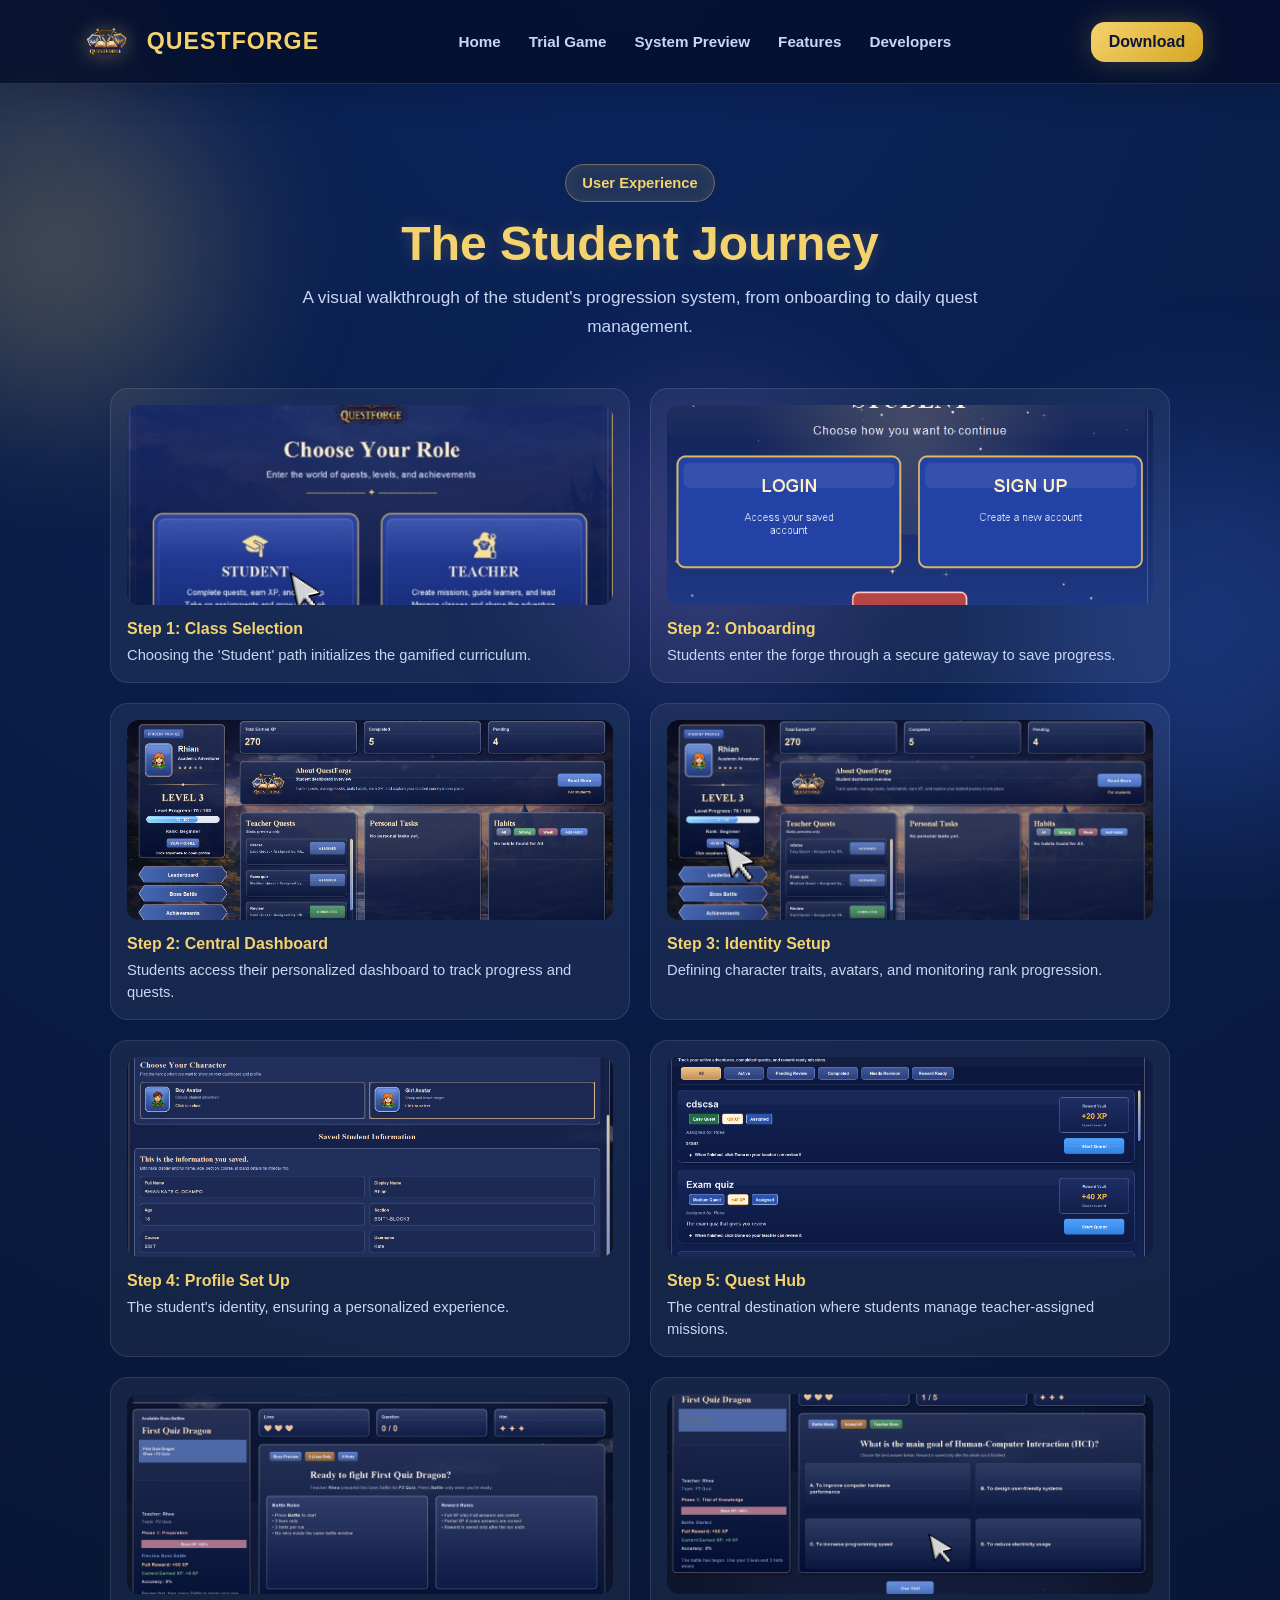
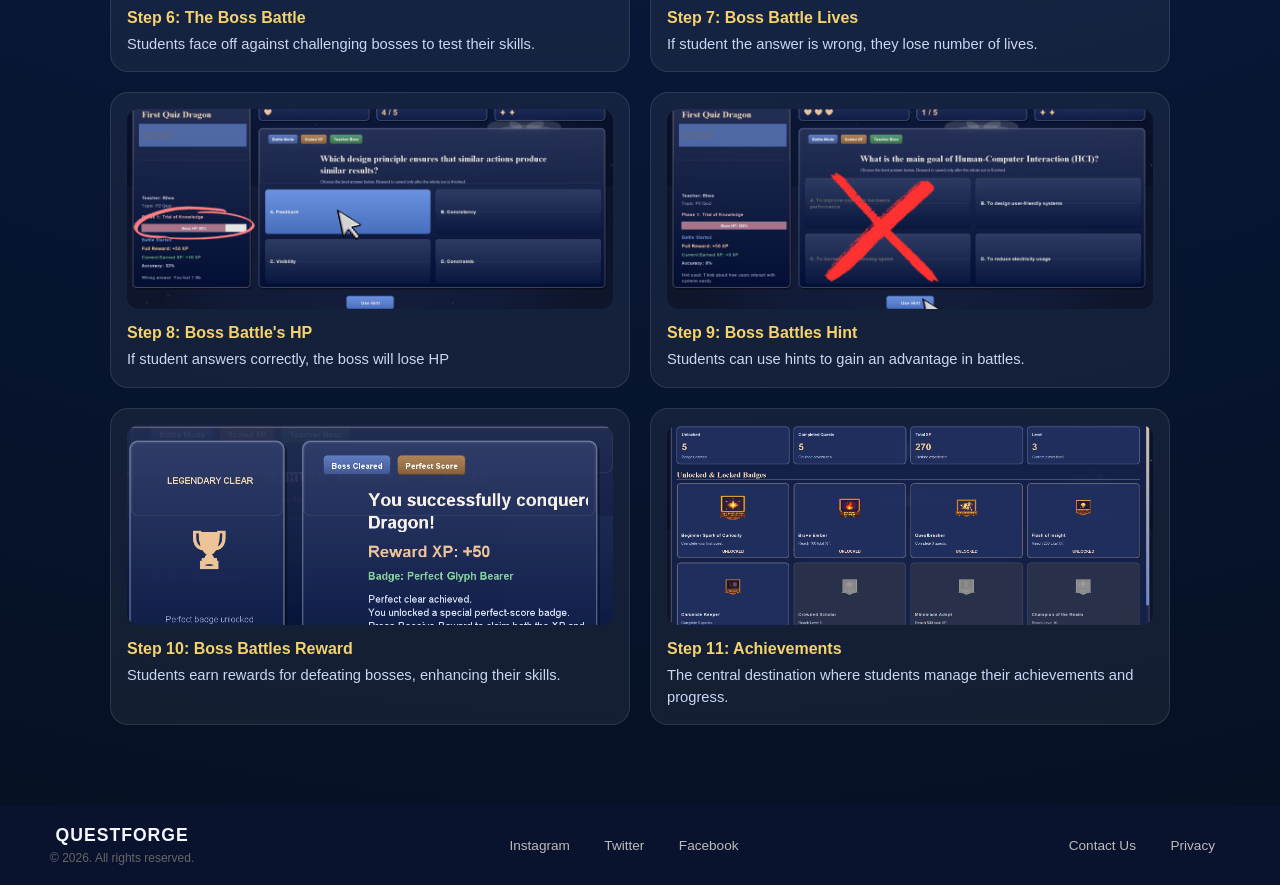
<file: student-path.html>
<!DOCTYPE html>
<html lang="en">
<head>
    <meta charset="UTF-8" />
    <meta name="viewport" content="width=device-width, initial-scale=1.0" />
    <title>QuestForge | Gamified Learning Adventure</title>
    <link rel="stylesheet" href="index.css" />
</head>
<body>

    <div class="cursor-glow"></div>
    <div class="page-bg">
        <span class="bg-orb orb-a"></span>
        <span class="bg-orb orb-b"></span>
        <span class="bg-orb orb-c"></span>
    </div>

    <!-- NAVBAR -->
<header class="navbar">
        <a href="#home" class="brand">
            <img src="pixelated logo.png" alt="QuestForge Logo" class="nav-logo" />
            <span>QUESTFORGE</span>
        </a>

    <nav class="nav-menu">
        <a href="index.html#home">Home</a>
        <a href="index.html#trial-game">Trial Game</a>
        <a href="index.html#system-preview">System Preview</a>
        <a href="index.html#features">Features</a>
        <a href="index.html#developers">Developers</a>
    </nav>

    <div class="nav-actions">
        <a href="login.html" class="nav-download-btn">Download</a>
    </div>
</header>

<section class="system-preview" id="system-preview">
    <div class="container"> <div class="section-heading reveal">
            <span class="section-kicker">User Experience</span>
            <h2>The Student Journey</h2>
            <p>A visual walkthrough of the student's progression system, from onboarding to daily quest management.</p>
        </div>

        <div class="path-cards">
            <div class="path-card tilt-card">
                <div class="card-image-container">
                    <img src="role_selection.png" alt="Role Selection">
                </div>
                <h4>Step 1: Class Selection</h4>
                <p>Choosing the 'Student' path initializes the gamified curriculum.</p>
            </div>

            <div class="path-card tilt-card">
                <div class="card-image-container">
                    <img src="loginsignup_student.png" alt="Login/Signup">
                </div>
                <h4>Step 2: Onboarding</h4>
                <p>Students enter the forge through a secure gateway to save progress.</p>
            </div>

            <div class="path-card tilt-card">
                <div class="card-image-container">
                    <img src="dashboard_student.png" alt="Login/Signup">
                </div>
                <h4>Step 2: Central Dashboard</h4>
                <p>Students access their personalized dashboard to track progress and quests.</p>
            </div>

            <div class="path-card tilt-card">
                <div class="card-image-container">
                    <img src="profile_setup.png" alt="Profile View">
                </div>
                <h4>Step 3: Identity Setup</h4>
                <p>Defining character traits, avatars, and monitoring rank progression.</p>
            </div>

            <div class="path-card tilt-card">
                <div class="card-image-container">
                    <img src="profile 2nd.png" alt="Dashboard">
                </div>
                <h4>Step 4: Profile Set Up</h4>
                <p>The student's identity, ensuring a personalized experience.</p>
            </div>

            <div class="path-card tilt-card">
                <div class="card-image-container">
                    <img src="quest_student.png" alt="Dashboard">
                </div>
                <h4>Step 5: Quest Hub</h4>
                <p>The central destination where students manage teacher-assigned missions.</p>
            </div>

            <div class="path-card tilt-card">
                <div class="card-image-container">
                    <img src="Enter_BB.png" alt="Dashboard">
                </div>
                <h4>Step 6: The Boss Battle</h4>
                <p>Students face off against challenging bosses to test their skills.</p>
            </div>

            <div class="path-card tilt-card">
                <div class="card-image-container">
                    <img src="BB_Ans.png" alt="Dashboard">
                </div>
                <h4>Step 7: Boss Battle Lives</h4>
                <p>If student the answer is wrong, they lose number of lives.</p>
            </div>

            <div class="path-card tilt-card">
                <div class="card-image-container">
                    <img src="BB_hp.png" alt="Dashboard">
                </div>
                <h4>Step 8: Boss Battle's HP</h4>
                <p>If student answers correctly, the boss will lose HP</p>
            </div>

            <div class="path-card tilt-card">
                <div class="card-image-container">
                    <img src="BB_hint.png" alt="Dashboard">
                </div>
                <h4>Step 9: Boss Battles Hint</h4>
                <p>Students can use hints to gain an advantage in battles.</p>
            </div>

            <div class="path-card tilt-card">
                <div class="card-image-container">
                    <img src="reward_bossbattle.png" alt="Dashboard">
                </div>
                <h4>Step 10: Boss Battles Reward</h4>
                <p>Students earn rewards for defeating bosses, enhancing their skills.</p>
            </div>

            <div class="path-card tilt-card">
                <div class="card-image-container">
                    <img src="Achievement.png" alt="Dashboard">
                </div>
                <h4>Step 11: Achievements</h4>
                <p>The central destination where students manage their achievements and progress.</p>
            </div>
        </div>
    </div>
</section>
    <footer class="footer-slim">
    <div class="footer-left">
        <div class="footer-logo-small">QUESTFORGE</div>
        <p>&copy; 2026. All rights reserved.</p>
    </div>

    <div class="footer-socials">
        <a href="#">Instagram</a>
        <a href="#">Twitter</a>
        <a href="#">Facebook</a>
    </div>

    <div class="footer-right">
        <a href="contact.html">Contact Us</a>
        <a href="privacy.html">Privacy</a>
    </div>
    </footer>
</body>
</html>
</file>
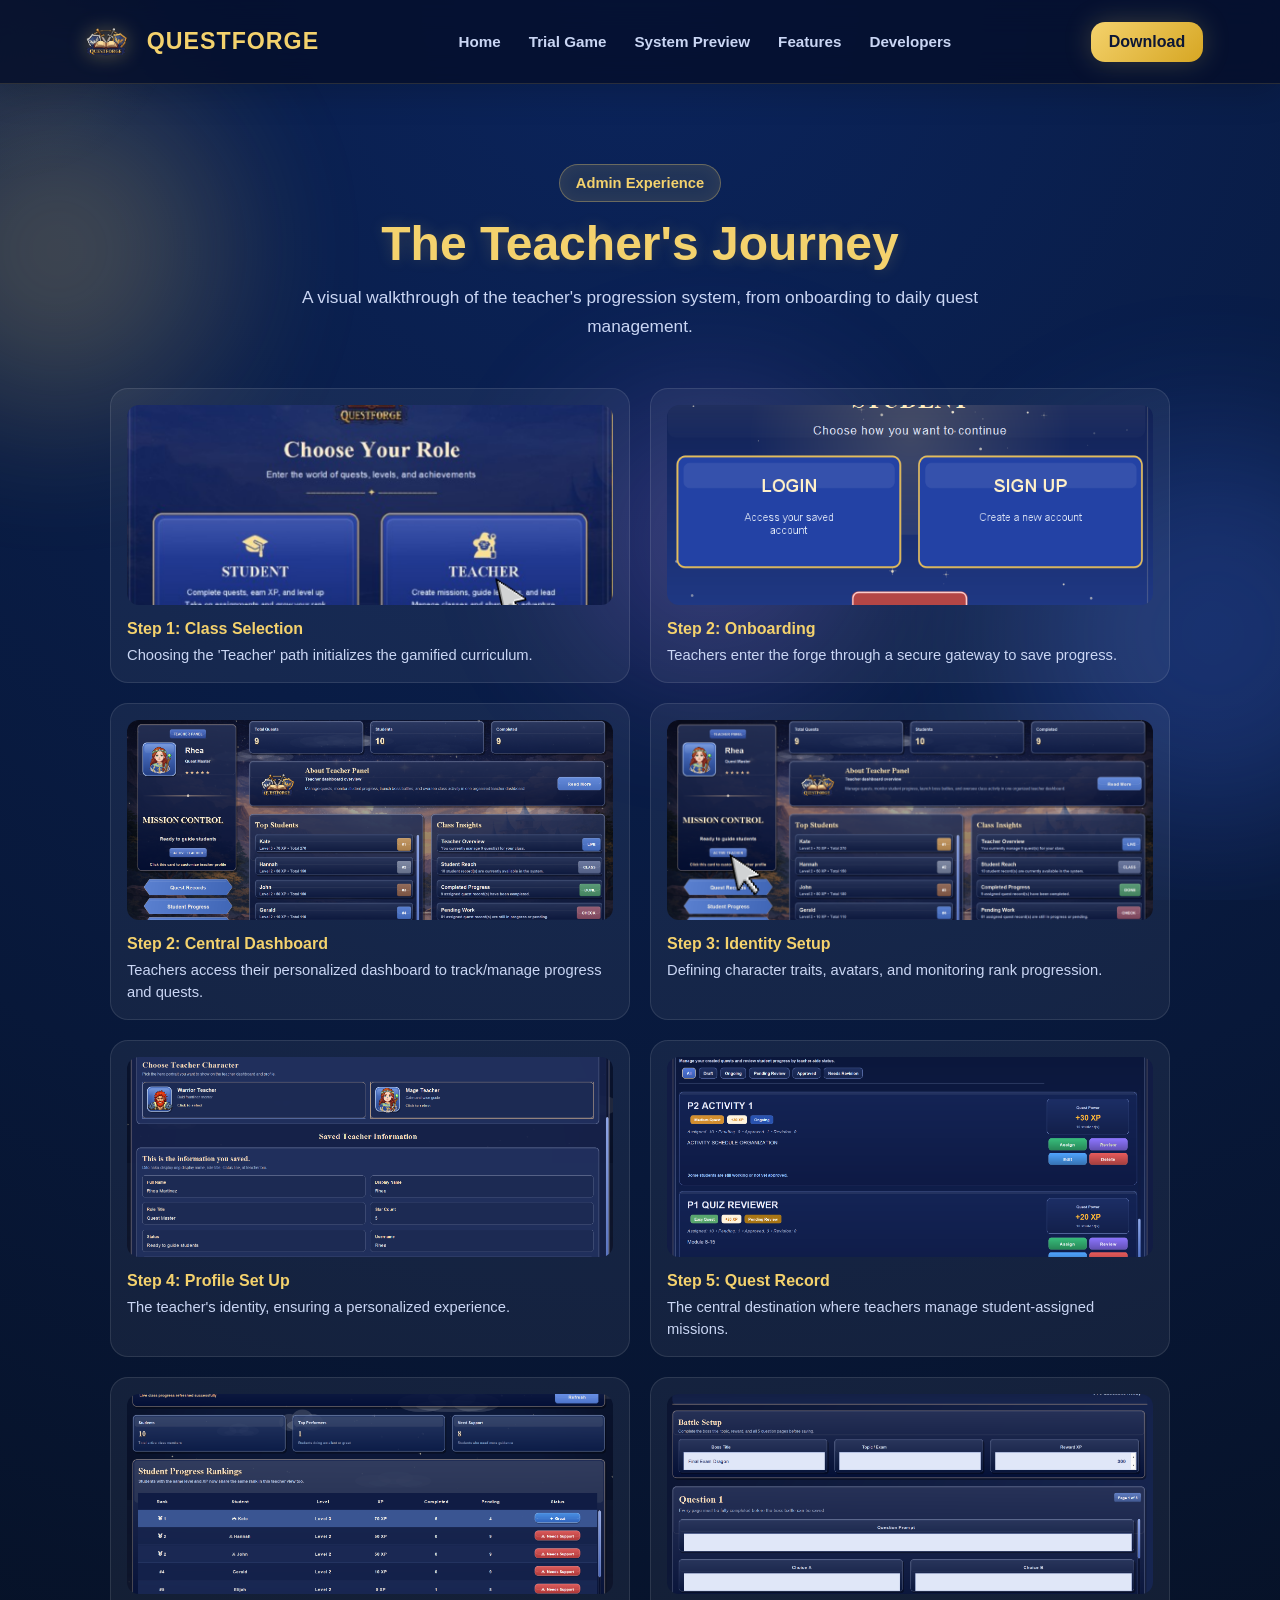
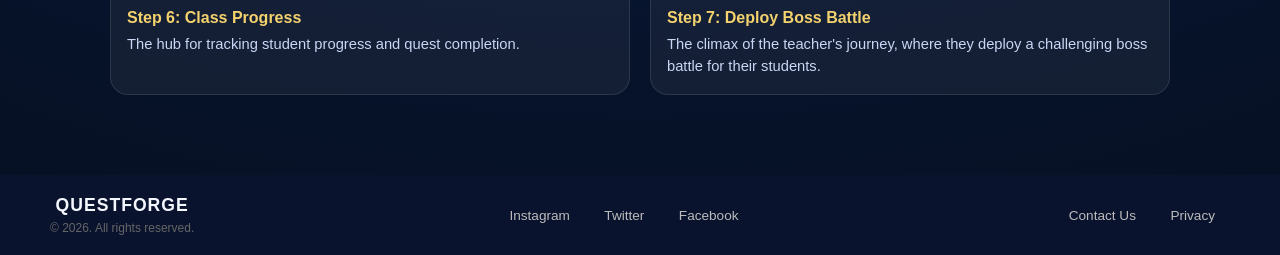
<file: teacher-path.html>
<!DOCTYPE html>
<html lang="en">
<head>
    <meta charset="UTF-8" />
    <meta name="viewport" content="width=device-width, initial-scale=1.0" />
    <title>QuestForge | Gamified Learning Adventure</title>
    <link rel="stylesheet" href="index.css" />
</head>
<body>

    <div class="cursor-glow"></div>
    <div class="page-bg">
        <span class="bg-orb orb-a"></span>
        <span class="bg-orb orb-b"></span>
        <span class="bg-orb orb-c"></span>
    </div>

    <!-- NAVBAR -->
<header class="navbar">
        <a href="#home" class="brand">
            <img src="pixelated logo.png" alt="QuestForge Logo" class="nav-logo" />
            <span>QUESTFORGE</span>
        </a>

    <nav class="nav-menu">
        <a href="index.html#home">Home</a>
        <a href="index.html#trial-game">Trial Game</a>
        <a href="index.html#system-preview">System Preview</a>
        <a href="index.html#features">Features</a>
        <a href="index.html#developers">Developers</a>
    </nav>

    <div class="nav-actions">
        <a href="login.html" class="nav-download-btn">Download</a>
    </div>
</header>


<section class="system-preview" id="system-preview">
    <div class="container"> <div class="section-heading reveal">
            <span class="section-kicker">Admin Experience</span>
            <h2>The Teacher's Journey</h2>
            <p>A visual walkthrough of the teacher's progression system, from onboarding to daily quest management.</p>
        </div>

        <div class="path-cards">
            <div class="path-card tilt-card">
                <div class="card-image-container">
                    <img src="Teacher_selection.png" alt="Role Selection">
                </div>
                <h4>Step 1: Class Selection</h4>
                <p>Choosing the 'Teacher' path initializes the gamified curriculum.</p>
            </div>

            <div class="path-card tilt-card">
                <div class="card-image-container">
                    <img src="loginsignup_student.png" alt="Login/Signup">
                </div>
                <h4>Step 2: Onboarding</h4>
                <p>Teachers enter the forge through a secure gateway to save progress.</p>
            </div>

            <div class="path-card tilt-card">
                <div class="card-image-container">
                    <img src="teacher_dashboard.png" alt="Login/Signup">
                </div>
                <h4>Step 2: Central Dashboard</h4>
                <p>Teachers access their personalized dashboard to track/manage progress and quests.</p>
            </div>

            <div class="path-card tilt-card">
                <div class="card-image-container">
                    <img src="teacher_setup.png" alt="Profile View">
                </div>
                <h4>Step 3: Identity Setup</h4>
                <p>Defining character traits, avatars, and monitoring rank progression.</p>
            </div>

            <div class="path-card tilt-card">
                <div class="card-image-container">
                    <img src="teacher_profile2.png" alt="Dashboard">
                </div>
                <h4>Step 4: Profile Set Up</h4>
                <p>The teacher's identity, ensuring a personalized experience.</p>
            </div>

            <div class="path-card tilt-card">
                <div class="card-image-container">
                    <img src="quest_record.png" alt="Dashboard">
                </div>
                <h4>Step 5: Quest Record</h4>
                <p>The central destination where teachers manage student-assigned missions.</p>
            </div>

            <div class="path-card tilt-card">
                <div class="card-image-container">
                    <img src="class_progress.png" alt="Dashboard">
                </div>
                <h4>Step 6: Class Progress</h4>
                <p>The hub for tracking student progress and quest completion.</p>
            </div>

            <div class="path-card tilt-card">
                <div class="card-image-container">
                    <img src="createbossbattle.png" alt="Dashboard">
                </div>
                <h4>Step 7: Deploy Boss Battle</h4>
                <p>The climax of the teacher's journey, where they deploy a challenging boss battle for their students.</p>
            </div>
        </div>
    </div>
</section>
    <footer class="footer-slim">
    <div class="footer-left">
        <div class="footer-logo-small">QUESTFORGE</div>
        <p>&copy; 2026. All rights reserved.</p>
    </div>

    <div class="footer-socials">
        <a href="#">Instagram</a>
        <a href="#">Twitter</a>
        <a href="#">Facebook</a>
    </div>

    <div class="footer-right">
        <a href="contact.html">Contact Us</a>
        <a href="privacy.html">Privacy</a>
    </div>
    </footer>
</body>
</html>
</file>
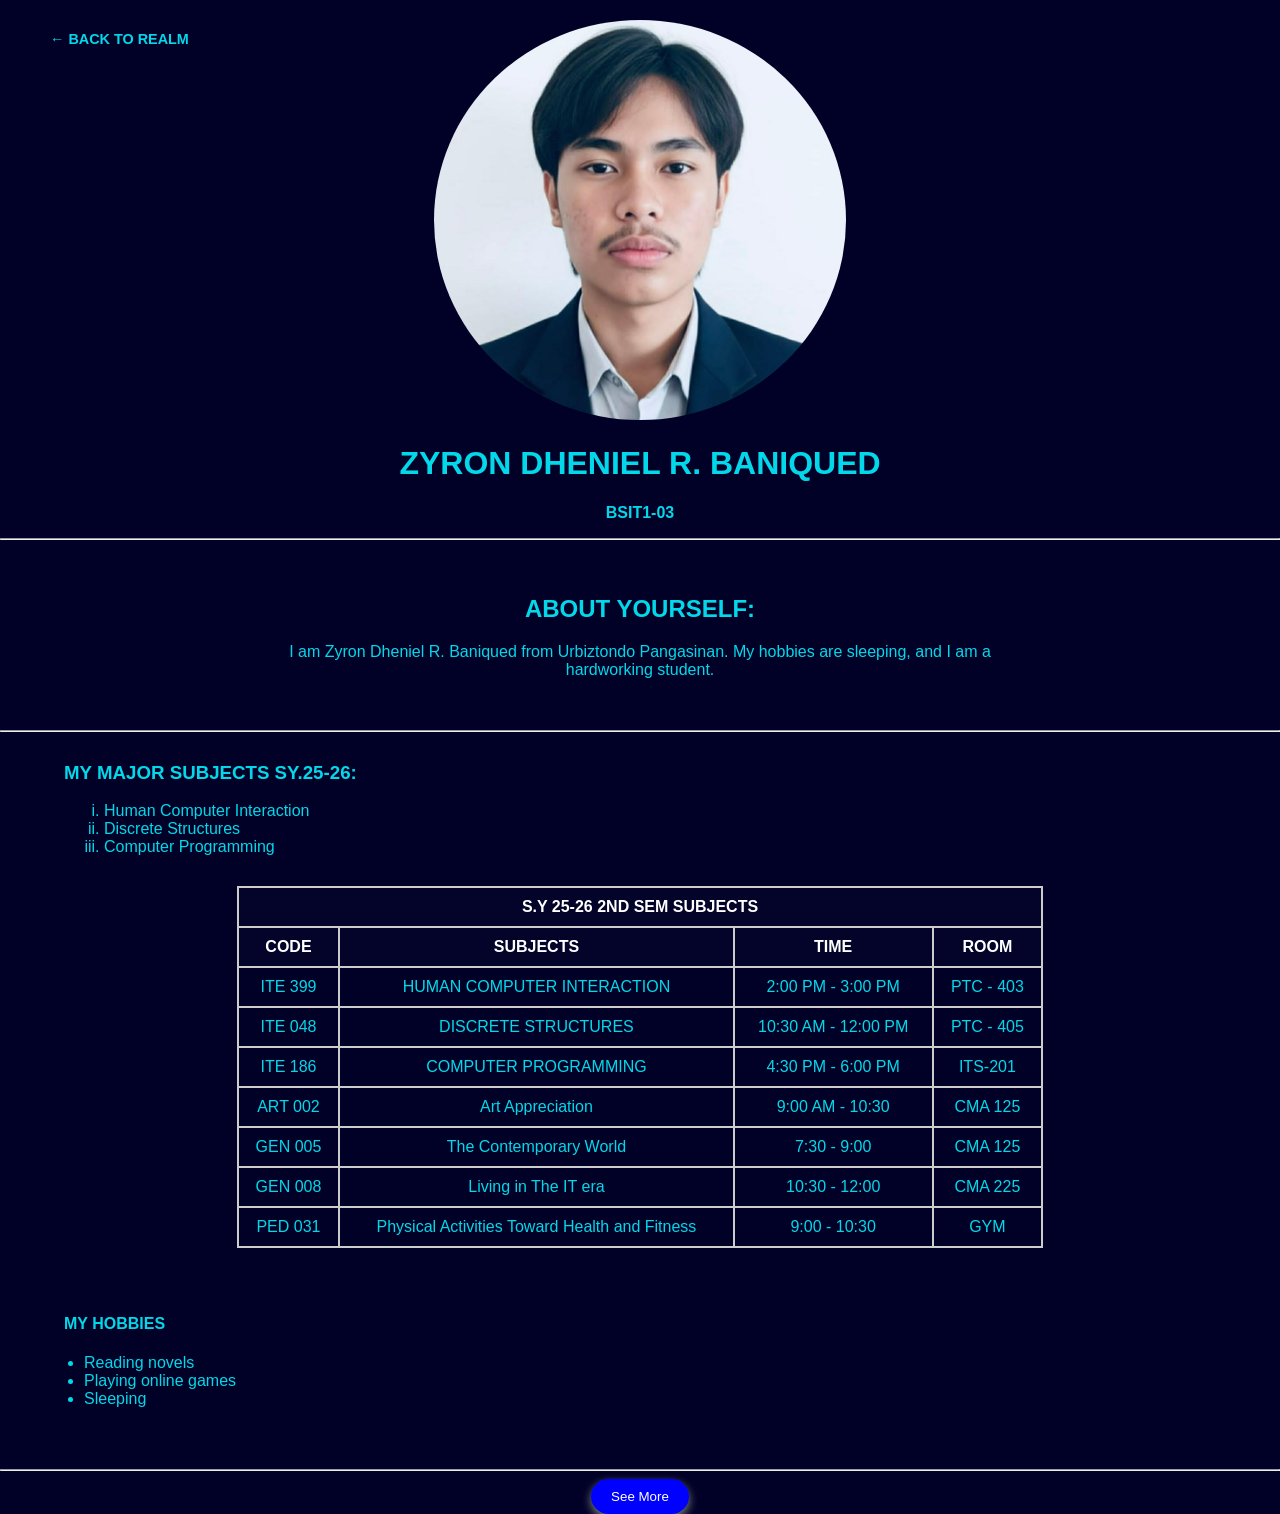
<file: zyron-portfolio.html>
<!DOCTYPE html>
<html lang="en">
<head>
    <meta charset="UTF-8">
    <title>MY PORTFOLIO</title>
    <link rel="stylesheet" href="zyron-portfolio.css">
</head>

<body>
<div class="back-nav">
    <a href="index.html#developers" class="back-link">← Back to Realm</a>
</div>
<style>
    .back-nav {
        position: absolute;
        top: 30px;
        left: 30px;
    }

    .back-link {
        color: var(--gold-light);
        text-decoration: none;
        font-weight: bold;
        text-transform: uppercase;
        font-size: 0.9rem;
        border: 1px solid var(--gold-light);
        padding: 10px 20px;
        border-radius: 5px;
        transition: all 0.3s ease;
    }

    .back-link:hover {
        background: var(--gold-light);
        color: var(--bg-dark);
    }
</style>
    <div class="header">
        <img src="zyron.jpg" alt="Profile"> 
        <h1>ZYRON DHENIEL R. BANIQUED</h1>
        <p><b>BSIT1-03</b></p>
    </div>

    <hr>

    <div class="about">
        <h2>ABOUT YOURSELF:</h2>
        <p>
            I am Zyron Dheniel R. Baniqued from Urbiztondo Pangasinan. 
            My hobbies are sleeping, and I am a hardworking student.
        </p>
    </div>

    <hr>

    
    <div class="two-column">

        <div class="subjects">
            <h3>MY MAJOR SUBJECTS SY.25-26:</h3>

            <ol type="i">
                <li>Human Computer Interaction</li>
                <li>Discrete Structures</li>
                <li>Computer Programming</li>
            </ol>

            <table>
                <tr>
                    <th colspan="4">S.Y 25-26 2ND SEM SUBJECTS</th>
                </tr>

                <tr>
                    <th>CODE</th>
                    <th>SUBJECTS</th>
                    <th>TIME</th>
                    <th>ROOM</th>
                </tr>

                <tr>
                    <td>ITE 399</td>
                    <td>HUMAN COMPUTER INTERACTION</td>
                    <td>2:00 PM - 3:00 PM</td>
                    <td>PTC - 403</td>
                </tr>

                <tr>
                    <td>ITE 048</td>
                    <td>DISCRETE STRUCTURES</td>
                    <td>10:30 AM - 12:00 PM</td>
                    <td>PTC - 405</td>
                </tr>

                <tr>
                    <td>ITE 186</td>
                    <td>COMPUTER PROGRAMMING</td>
                    <td>4:30 PM - 6:00 PM</td>
                    <td>ITS-201</td>
                </tr>

                <tr>
                    <td>ART 002</td>
                    <td>Art Appreciation</td>
                    <td>9:00 AM - 10:30</td>
                    <td>CMA 125</td>
                </tr>

                <tr>
                    <td>GEN 005</td>
                    <td>The Contemporary World</td>
                    <td>7:30 - 9:00</td>
                    <td>CMA 125</td>
                </tr>

                <tr>
                    <td>GEN 008</td>
                    <td>Living in The IT era</td>
                    <td>10:30 - 12:00</td>
                    <td>CMA 225</td>
                </tr>

                <tr>
                    <td>PED 031</td>
                    <td>Physical Activities Toward Health and Fitness</td>
                    <td>9:00 - 10:30</td>
                    <td>GYM</td>
                </tr>
            </table>
        </div>

        <div class="hobbies">
            <h4>MY HOBBIES</h4>
            <ul>
                <li>Reading novels</li>
                <li>Playing online games</li>
                <li>Sleeping</li>
            </ul>
        </div>

    </div>

    <hr>

    <div class="button-section">
        <a href="https://www.facebook.com">
            <button>See More</button>
        </a>
    </div>

</body>
</html>
</file>
<file: index.css>
/* ==========================================
  QUESTFORGE - FIRST STYLE ENHANCED
  Premium gamified landing page
   ========================================== */

:root {
  --bg-1: #061022;
  --bg-2: #071b44;
  --bg-3: #0b245c;
  --panel: rgba(10, 24, 62, 0.76);
  --panel-2: rgba(18, 37, 86, 0.72);
  --border: rgba(255, 221, 127, 0.22);
  --border-soft: rgba(255,255,255,0.12);
  --gold: #f4d26d;
  --gold-2: #d6a623;
  --blue: #5f91ff;
  --text: #f5f7ff;
  --muted: #cad6f4;
  --shadow-gold: 0 0 28px rgba(244, 210, 109, 0.22);
  --shadow-blue: 0 0 28px rgba(95, 145, 255, 0.22);
}

* {
  margin: 0;
  padding: 0;
  box-sizing: border-box;
  font-family: "Segoe UI", Arial, sans-serif;
}

html {
  scroll-behavior: smooth;
}

body {
  background: linear-gradient(180deg, var(--bg-1) 0%, #0a1740 45%, #050c1e 100%);
  color: var(--text);
  overflow-x: hidden;
}

img {
  max-width: 100%;
}

a {
  color: inherit;
}

/* BACKGROUND */
.page-bg {
  position: fixed;
  inset: 0;
  pointer-events: none;
  z-index: 0;
  overflow: hidden;
}

.bg-orb {
  position: absolute;
  border-radius: 50%;
  filter: blur(80px);
  opacity: 0.24;
  animation: orbFloat 10s ease-in-out infinite;
}

.orb-a {
  width: 320px;
  height: 320px;
  background: #f4d26d;
  top: 10%;
  left: -8%;
}

.orb-b {
  width: 390px;
  height: 390px;
  background: #4f7cff;
  bottom: 8%;
  right: -10%;
  animation-delay: -3s;
}

.orb-c {
  width: 270px;
  height: 270px;
  background: #a67cff;
  top: 45%;
  left: 45%;
  animation-delay: -6s;
}

@keyframes orbFloat {
  0%, 100% { transform: translate(0, 0) scale(1); }
  50% { transform: translate(30px, -28px) scale(1.08); }
}

.cursor-glow {
  position: fixed;
  width: 420px;
  height: 420px;
  border-radius: 50%;
  background: radial-gradient(circle, rgba(244, 210, 109, 0.08), transparent 62%);
  transform: translate(-50%, -50%);
  pointer-events: none;
  z-index: 1;
  opacity: 0.9;
}

/* NAVBAR */
.navbar {
  position: sticky;
  top: 0;
  z-index: 100;
  height: 84px;
  padding: 0 6%;
  display: flex;
  align-items: center;
  justify-content: space-between;
  background: rgba(5, 14, 40, 0.78);
  backdrop-filter: blur(16px);
  border-bottom: 1px solid rgba(244, 210, 109, 0.15);
  box-shadow: 0 8px 34px rgba(0, 0, 0, 0.18);
}

.brand {
  display: flex;
  align-items: center;
  gap: 12px;
  text-decoration: none;
  color: var(--gold);
  font-weight: 900;
  font-size: 1.45rem;
  letter-spacing: 1px;
}

.nav-logo {
  width: 58px;
  height: 58px;
  object-fit: contain;
  filter: drop-shadow(0 0 10px rgba(244, 210, 109, 0.35));
  transition: 0.35s ease;
}

.brand:hover .nav-logo {
  transform: rotate(-4deg) scale(1.08);
  filter: drop-shadow(0 0 18px rgba(244, 210, 109, 0.65));
}

.nav-menu {
  display: flex;
  align-items: center;
  gap: 28px;
  justify-items: center;
}

.nav-menu a {
  position: relative;
  text-decoration: none;
  color: var(--muted);
  font-weight: 750;
  font-size: 0.95rem;
  transition: 0.3s ease;;
}

.nav-menu a::after {
  content: "";
  position: absolute;
  left: 50%;
  bottom: -10px;
  width: 0;
  height: 2px;
  background: linear-gradient(90deg, transparent, var(--gold), transparent);
  transform: translateX(-50%);
  transition: width 0.3s ease;
}

.nav-menu a:hover {
  color: var(--gold);
}

.nav-menu a:hover::after {
  width: 120%;
}

.nav-actions {
  display: flex;
  gap: 12px;
  align-items: center;
}

.nav-link-btn,
.nav-download-btn {
  text-decoration: none;
  padding: 11px 18px;
  border-radius: 14px;
  font-weight: 850;
  transition: 0.35s ease;
}

.nav-link-btn {
  background: rgba(255,255,255,0.06);
  border: 1px solid var(--border-soft);
  color: var(--text);
}

.nav-download-btn {
  background: linear-gradient(135deg, var(--gold), var(--gold-2));
  color: #0c1635;
  box-shadow: var(--shadow-gold);
}

.nav-link-btn:hover,
.nav-download-btn:hover {
  transform: translateY(-3px);
}

/* HERO */
.unique-hero {
  position: relative;
  min-height: calc(100vh - 84px);
  padding: 96px 7% 70px;
  overflow: hidden;
  background:
    linear-gradient(90deg, rgba(4, 10, 26, 0.92) 0%, rgba(7, 18, 47, 0.76) 42%, rgba(5, 10, 24, 0.58) 100%),
    linear-gradient(180deg, rgba(6, 16, 34, 0.22), rgba(6, 16, 34, 0.88)),
    url("bg(2).png") center/cover no-repeat,
    linear-gradient(180deg, #07122f 0%, #0b1a45 45%, #061022 100%);
}

.hero-stars {
  position: absolute;
  inset: 0;
  background-image:
    radial-gradient(circle, rgba(255,255,255,0.75) 1px, transparent 1px),
    radial-gradient(circle, rgba(244,210,109,0.55) 1px, transparent 1px);
  background-size: 120px 120px, 185px 185px;
  background-position: 0 0, 60px 65px;
  opacity: 0.22;
  animation: twinkle 8s linear infinite;
}

.pixel-grid {
  position: absolute;
  inset: 0;
  background-image:
    linear-gradient(rgba(255,255,255,0.025) 1px, transparent 1px),
    linear-gradient(90deg, rgba(255,255,255,0.025) 1px, transparent 1px);
  background-size: 36px 36px;
  mask-image: linear-gradient(to bottom, rgba(0,0,0,0.7), transparent 80%);
}

@keyframes twinkle {
  0% { transform: translateY(0); opacity: 0.17; }
  50% { transform: translateY(-10px); opacity: 0.3; }
  100% { transform: translateY(0); opacity: 0.17; }
}

.hero-content {
  display: grid;
  grid-template-columns: 1.08fr 1fr;
  align-items: center;
  gap: 52px;
  position: relative;
  z-index: 3;
}

.hero-badges {
  display: flex;
  flex-wrap: wrap;
  gap: 12px;
  margin-bottom: 24px;
}

.hero-badges span,
.section-kicker,
.battle-chip {
  background: rgba(244, 210, 109, 0.1);
  color: var(--gold);
  border: 1px solid rgba(244, 210, 109, 0.35);
  padding: 10px 16px;
  border-radius: 999px;
  font-weight: 800;
  font-size: 0.92rem;
  box-shadow: inset 0 0 16px rgba(244, 210, 109, 0.07);
}

.hero-left h1 {
  font-size: clamp(3rem, 6vw, 5.8rem);
  line-height: 1.02;
  margin-bottom: 22px;
  font-weight: 950;
  letter-spacing: -2px;
}

.gold-text {
  color: var(--gold);
  text-shadow: 0 0 14px rgba(244, 210, 109, 0.42), 0 0 40px rgba(244, 210, 109, 0.16);
}

.hero-subtext {
  font-size: 1.18rem;
  line-height: 1.8;
  max-width: 670px;
  color: var(--muted);
  margin-bottom: 32px;
}

.hero-subtext strong {
  color: #fff2b5;
}

.hero-buttons {
  display: flex;
  flex-wrap: wrap;
  gap: 16px;
  margin-bottom: 38px;
}

.btn {
  display: inline-flex;
  align-items: center;
  justify-content: center;
  gap: 8px;
  padding: 14px 24px;
  border-radius: 16px;
  font-weight: 900;
  text-decoration: none;
  transition: 0.35s ease;
  border: 1px solid transparent;
  position: relative;
  overflow: hidden;
}

.btn::before {
  content: "";
  position: absolute;
  top: 0;
  left: -120%;
  width: 70%;
  height: 100%;
  background: linear-gradient(120deg, transparent, rgba(255,255,255,0.35), transparent);
  transform: skewX(-20deg);
  transition: 0.65s;
}

.btn:hover::before {
  left: 130%;
}

.btn:hover {
  transform: translateY(-5px) scale(1.035);
}

.btn-trial {
  background: linear-gradient(135deg, #4d8dff, #7aa9ff);
  color: white;
  box-shadow: var(--shadow-blue);
}

.btn-download {
  background: linear-gradient(135deg, var(--gold), var(--gold-2));
  color: #0c1635;
  box-shadow: var(--shadow-gold);
}

.btn-secondary {
  background: rgba(255,255,255,0.07);
  color: #fff;
  border-color: rgba(255,255,255,0.16);
}

.big-btn {
  font-size: 1.12rem;
  padding: 16px 32px;
}

.hero-stats {
  display: grid;
  grid-template-columns: repeat(3, 1fr);
  gap: 15px;
}

.stat-card,
.preview-card,
.feature-card,
.role-card,
.badge-card,
.dev-card,
.trial-arena,
.cta-panel {
  background: linear-gradient(180deg, rgba(255,255,255,0.065), rgba(255,255,255,0.035));
  border: 1px solid var(--border-soft);
  border-radius: 22px;
  backdrop-filter: blur(12px);
  box-shadow: 0 8px 28px rgba(0,0,0,0.22);
  transition: transform 0.38s ease, border-color 0.38s ease, box-shadow 0.38s ease, filter 0.38s ease;
}

.stat-card {
  padding: 20px;
}

.stat-card:hover,
.preview-card:hover,
.feature-card:hover,
.role-card:hover,
.badge-card:hover,
.dev-card:hover,
.trial-arena:hover,
.cta-panel:hover {
  transform: translateY(-10px);
  border-color: rgba(244, 210, 109, 0.42);
  box-shadow: 0 0 30px rgba(244, 210, 109, 0.18), 0 15px 34px rgba(0,0,0,0.28);
}

.stat-icon {
  width: 42px;
  height: 42px;
  display: grid;
  place-items: center;
  background: rgba(244, 210, 109, 0.12);
  border: 1px solid rgba(244, 210, 109, 0.26);
  border-radius: 14px;
  margin-bottom: 12px;
}

.stat-card h3,
.preview-card h3,
.feature-card h3,
.role-card h3 {
  color: var(--gold);
  margin-bottom: 8px;
  font-size: 1.12rem;
}

.stat-card p,
.preview-card p,
.feature-card p,
.role-card li,
.role-card p {
  color: var(--muted);
  line-height: 1.58;
}


/* NEW HERO TEXT STRUCTURE */
.hero-panel {
  position: relative;
  max-width: 720px;
  padding: 34px;
  border-radius: 28px;
  background:
    linear-gradient(180deg, rgba(6, 18, 50, 0.66), rgba(6, 14, 34, 0.42));
  border: 1px solid rgba(244, 210, 109, 0.16);
  box-shadow: 0 18px 55px rgba(0,0,0,0.28);
  backdrop-filter: blur(10px);
}

.hero-panel::before {
  content: "";
  position: absolute;
  inset: 1px;
  border-radius: 27px;
  background: linear-gradient(135deg, rgba(244,210,109,0.10), transparent 34%, rgba(95,145,255,0.08));
  pointer-events: none;
}

.hero-title-block {
  position: relative;
  z-index: 1;
  margin-bottom: 22px;
}

.hero-kicker {
  display: inline-block;
  color: #9ebcff;
  font-size: 0.95rem;
  font-weight: 900;
  letter-spacing: 1.6px;
  text-transform: uppercase;
  margin-bottom: 12px;
}

.hero-panel h1 {
  font-size: clamp(2.5rem, 4.7vw, 4.6rem);
  line-height: 1.02;
  margin-bottom: 16px;
  font-weight: 950;
  letter-spacing: -1.5px;
}

.hero-panel .gold-text {
  display: block;
}

.hero-panel .hero-subtext {
  max-width: 590px;
  font-size: 1.08rem;
  margin-bottom: 0;
}

.quest-objective-card {
  position: relative;
  z-index: 1;
  padding: 20px;
  border-radius: 22px;
  background: rgba(255,255,255,0.055);
  border: 1px solid rgba(244,210,109,0.18);
  margin-bottom: 22px;
}

.objective-header {
  display: flex;
  gap: 14px;
  align-items: flex-start;
  margin-bottom: 16px;
}

.objective-icon {
  width: 48px;
  height: 48px;
  border-radius: 16px;
  display: grid;
  place-items: center;
  background: rgba(244,210,109,0.12);
  border: 1px solid rgba(244,210,109,0.28);
  font-size: 1.45rem;
}

.objective-header h3 {
  color: var(--gold);
  font-size: 1.25rem;
  margin-bottom: 4px;
}

.objective-header p {
  color: var(--muted);
  line-height: 1.55;
  font-size: 0.98rem;
  margin: 0;
}

.objective-list {
  display: grid;
  gap: 10px;
}

.objective-list div {
  display: flex;
  gap: 10px;
  align-items: center;
  color: #edf3ff;
  font-weight: 750;
  background: rgba(255,255,255,0.045);
  border: 1px solid rgba(255,255,255,0.08);
  border-radius: 14px;
  padding: 10px 12px;
  transition: 0.32s ease;
}

.objective-list div:hover {
  transform: translateX(8px);
  border-color: rgba(244,210,109,0.25);
  background: rgba(244,210,109,0.08);
}

.objective-list span {
  color: var(--gold);
  font-weight: 950;
  font-size: 0.86rem;
}

.path-cards {
  position: relative;
  z-index: 1;
  display: grid;
  grid-template-columns: repeat(2, 1fr);
  gap: 14px;
}

.path-card {
  padding: 16px;
  border-radius: 18px;
  background: rgba(255,255,255,0.055);
  border: 1px solid rgba(255,255,255,0.10);
  transition: 0.35s ease;
}

.path-card:hover {
  transform: translateY(-7px);
  border-color: rgba(244,210,109,0.34);
  box-shadow: 0 0 22px rgba(244,210,109,0.12);
}

.path-card span {
  font-size: 1.45rem;
  display: inline-block;
  margin-bottom: 8px;
}

.path-card h4 {
  color: var(--gold);
  margin-bottom: 6px;
}

.path-card p {
  color: var(--muted);
  font-size: 0.92rem;
  line-height: 1.5;
  margin: 0;
}
.card-link {
  text-decoration: none; 
  color: inherit;        
  display: block;      
}
/* Core Layout Fix */
.system-preview {
    padding: 80px 0;
    width: 100%;
    position: relative;
    z-index: 5; /* Ensures it sits above the background orbs */
}

.container {
    max-width: 1100px;
    margin: 0 auto;
    padding: 0 20px;
}

.path-cards {
    display: grid;
    grid-template-columns: repeat(2, 1fr); /* Forces 2 columns */
    gap: 20px;
    margin-top: 40px;
}

/* Ensure the image container has a height */
.card-image-container {
    width: 100%;
    height: 200px; /* Force a height so it doesn't collapse */
    background: rgba(0,0,0,0.2); /* Placeholder color if image fails */
    border-radius: 12px;
    overflow: hidden;
    margin-bottom: 15px;
}

.card-image-container img {
    width: 100%;
    height: 100%;
    object-fit: cover; /* Ensures the screenshot fits the box nicely */
}

/* Prevent Reveal from hiding content permanently */
.reveal {
    opacity: 1 !important; /* Force show for now to debug */
    transform: none !important;
}

.hero-panel .hero-buttons {
  position: relative;
  z-index: 1;
  margin-bottom: 22px;
}


/* HERO VISUAL */
.hero-right {
  position: relative;
  display: flex;
  justify-content: center;
  align-items: center;
  min-height: 640px;
}

.hero-visual {
  position: relative;
  width: 100%;
  max-width: 620px;
  height: 610px;
}

.magic-ring {
  position: absolute;
  border-radius: 50%;
  pointer-events: none;
}

.ring-one {
  width: 430px;
  height: 430px;
  background: radial-gradient(circle, rgba(244,210,109,0.14) 0%, transparent 65%);
  box-shadow: 0 0 60px rgba(244,210,109,0.2);
  animation: pulseRing 4s ease-in-out infinite;
}

.ring-two {
  width: 520px;
  height: 520px;
  border: 2px dashed rgba(244,210,109,0.16);
  animation: rotateRing 18s linear infinite;
}

@keyframes pulseRing {
  0%, 100% { transform: scale(1); opacity: 0.75; }
  50% { transform: scale(1.08); opacity: 1; }
}

@keyframes rotateRing {
  to { transform: rotate(360deg); }
}

.hero-logo-main {
  position: absolute;
  width: 370px;
  left: 50%;
  top: 46%;
  transform: translate(-50%, -50%);
  filter: drop-shadow(0 0 30px rgba(244, 210, 109, 0.58));
  animation: floatLogo 4s ease-in-out infinite;
  z-index: 3;
}

@keyframes floatLogo {
  0%, 100% { transform: translate(-50%, -50%) translateY(0); }
  50% { transform: translate(-50%, -50%) translateY(-14px); }
}

.character {
  position: absolute;
  background: rgba(7, 20, 58, 0.84);
  border: 1px solid rgba(244, 210, 109, 0.35);
  border-radius: 20px;
  padding: 10px;
  text-align: center;
  width: 112px;
  box-shadow: 0 0 24px rgba(0,0,0,0.36);
  animation: floatCard 5s ease-in-out infinite;
}

.character img {
  width: 78px;
  image-rendering: pixelated;
  filter: drop-shadow(0 8px 10px rgba(0,0,0,0.35));
}

.character span {
  display: block;
  color: var(--gold);
  font-weight: 800;
  margin-top: 6px;
  font-size: 0.94rem;
}

.boy-card { top: 70px; left: 20px; right: 100px; }
.girl-card { top: 300px; left: 18px; animation-delay: -1.4s; }
.boss-card { top: 300px; right: 0; animation-delay: -2.8s; }

@keyframes floatCard {
  0%, 100% { transform: translateY(0); }
  50% { transform: translateY(-12px); }
}

.floating-card {
  position: absolute;
  background: rgba(5, 18, 54, 0.9);
  border: 1px solid rgba(244, 210, 109, 0.25);
  color: white;
  border-radius: 18px;
  padding: 16px 18px;
  width: 230px;
  box-shadow: 0 0 18px rgba(0,0,0,0.33);
  backdrop-filter: blur(10px);
  transition: 0.38s ease;
  animation: floatCard 5.8s ease-in-out infinite;
}

.floating-card h4 {
  margin-bottom: 8px;
  color: var(--gold);
  font-size: 1.16rem;
}

.floating-card p {
  color: #d8e0ff;
  line-height: 1.45;
}

.xp-card { top: 60px; right: 0px; }
.badge-card { top: 550px; left: 18px; animation-delay: -1.8s; }
.boss-info { top: 550px; right: 0; animation-delay: -1.8s; }

.xp-card:hover,
.badge-card:hover,
.boss-info:hover,
.boy-card:hover,
.girl-card:hover,
.boss-card:hover {
  transform: translateY(-12px);
  border-color: rgba(244, 210, 109, 0.42);
  box-shadow: 0 0 22px rgba(244, 210, 109, 0.18), 0 15px 34px rgba(0,0,0,0.28);
}

/* SECTIONS */
section {
  position: relative;
  z-index: 2;
  padding: 92px 7%;
}

.section-heading {
  text-align: center;
  margin-bottom: 48px;
}

.section-kicker {
  display: inline-block;
  margin-bottom: 14px;
}

.section-heading h2 {
  font-size: clamp(2.1rem, 4vw, 3rem);
  color: var(--gold);
  margin-bottom: 12px;
  text-shadow: 0 0 16px rgba(244,210,109,0.2);
}

.section-heading p {
  color: var(--muted);
  font-size: 1.08rem;
  max-width: 720px;
  margin: 0 auto;
  line-height: 1.65;
}

/* TRIAL */
.trial-section {
  background:
    linear-gradient(180deg, rgba(6, 16, 34, 0.96), rgba(7, 24, 56, 0.96)),
    url("bg.png") center/cover no-repeat;
}

.trial-arena {
  max-width: 920px;
  margin: 0 auto;
  padding: 34px;
  border-color: rgba(244,210,109,0.18);
  background: linear-gradient(180deg, rgba(8, 18, 48, 0.88), rgba(10, 24, 58, 0.82));
}

.trial-top {
  display: flex;
  justify-content: space-between;
  align-items: flex-start;
  gap: 24px;
  margin-bottom: 22px;
}

.trial-top h3 {
  margin-top: 14px;
  margin-bottom: 8px;
  font-size: 2rem;
  color: var(--gold);
}

.trial-top p {
  color: var(--muted);
  line-height: 1.6;
  max-width: 560px;
}

.trial-side-stats {
  display: flex;
  flex-direction: column;
  gap: 12px;
  min-width: 160px;
}

.trial-mini-stat {
  padding: 14px 16px;
  border-radius: 18px;
  background: rgba(255,255,255,0.06);
  border: 1px solid rgba(255,255,255,0.12);
  box-shadow: 0 8px 24px rgba(0,0,0,0.2);
}

.trial-mini-label {
  display: block;
  color: var(--gold);
  font-size: 0.88rem;
  font-weight: 800;
  margin-bottom: 8px;
  text-transform: uppercase;
  letter-spacing: 1px;
}

.lives,
.trial-hints {
  display: flex;
  gap: 8px;
  font-size: 1.35rem;
  color: #fff;
  font-weight: 900;
  flex-wrap: wrap;
}

.trial-progress-row {
  display: grid;
  grid-template-columns: 1fr 150px;
  gap: 16px;
  align-items: stretch;
  margin-bottom: 24px;
}

.trial-progress-card {
  padding: 16px 18px;
  border-radius: 18px;
  background: rgba(255,255,255,0.05);
  border: 1px solid rgba(255,255,255,0.12);
}

.trial-progress-label {
  display: block;
  color: var(--gold);
  font-size: 0.85rem;
  font-weight: 800;
  margin-bottom: 10px;
  text-transform: uppercase;
  letter-spacing: 1px;
}

.trial-counter-card {
  display: flex;
  flex-direction: column;
  justify-content: center;
}

.trial-counter-card strong {
  font-size: 1.5rem;
  color: #fff;
}

.xp-track {
  height: 16px;
  background: rgba(255,255,255,0.08);
  border: 1px solid rgba(255,255,255,0.14);
  border-radius: 999px;
  overflow: hidden;
}

.xp-fill {
  height: 100%;
  width: 100%;
  background: linear-gradient(90deg, #ff6b6b, #f4d26d);
  border-radius: inherit;
  box-shadow: 0 0 18px rgba(244,210,109,0.35);
  transition: width 0.45s ease;
}

.trial-question-wrap {
  margin-bottom: 18px;
}

.trial-question {
  font-size: 1.25rem;
  margin-bottom: 10px;
  color: #f8fbff;
  font-weight: 800;
  line-height: 1.6;
}

.trial-helper-text {
  color: var(--muted);
  font-size: 0.96rem;
  line-height: 1.5;
}

.trial-options {
  display: grid;
  grid-template-columns: repeat(2, 1fr);
  gap: 14px;
}

.trial-option-btn {
  border: 1px solid rgba(255,255,255,0.15);
  background: rgba(255,255,255,0.06);
  color: #fff;
  border-radius: 15px;
  padding: 16px;
  font-weight: 850;
  cursor: pointer;
  transition: 0.32s ease;
  text-align: left;
  min-height: 72px;
}

.trial-option-btn:hover:not(:disabled) {
  transform: translateY(-4px);
  background: rgba(244,210,109,0.13);
  border-color: rgba(244,210,109,0.38);
  box-shadow: 0 0 18px rgba(244,210,109,0.12);
}

.trial-option-btn.correct {
  background: rgba(92, 190, 119, 0.35);
  border-color: rgba(92, 190, 119, 0.75);
}

.trial-option-btn.wrong {
  background: rgba(210, 72, 89, 0.35);
  border-color: rgba(210, 72, 89, 0.75);
}

.trial-option-btn.eliminated {
  opacity: 0.35;
  filter: grayscale(0.3);
}

.trial-actions-row {
  display: flex;
  justify-content: flex-start;
  margin-top: 18px;
  margin-bottom: 6px;
}

.trial-result {
  min-height: 34px;
  margin-top: 18px;
  font-weight: 850;
  color: var(--muted);
  line-height: 1.6;
}

.trial-finish-box {
  display: none;
  margin-top: 24px;
}

.trial-finish-box.show {
  display: block;
}

.trial-finish-card {
  padding: 24px;
  border-radius: 20px;
  background: linear-gradient(180deg, rgba(255,255,255,0.07), rgba(255,255,255,0.04));
  border: 1px solid rgba(244,210,109,0.22);
  box-shadow: 0 0 28px rgba(244,210,109,0.12);
  text-align: center;
}

.trial-finish-card h4 {
  color: var(--gold);
  font-size: 1.5rem;
  margin-bottom: 10px;
}

.trial-finish-card p {
  color: var(--muted);
  line-height: 1.7;
  margin-bottom: 18px;
}

.trial-cta {
  margin-top: 0;
}

@media (max-width: 768px) {
  .trial-top {
    flex-direction: column;
  }

  .trial-side-stats {
    width: 100%;
    flex-direction: row;
  }

  .trial-progress-row {
    grid-template-columns: 1fr;
  }

  .trial-options {
    grid-template-columns: 1fr;
  }
}

/* PREVIEW */
.preview-section,
.roles-section,
.badges-section,
.developers-section {
  background: linear-gradient(180deg, #081838 0%, #061022 100%);
}

.preview-grid {
  display: grid;
  grid-template-columns: repeat(3, 1fr);
  gap: 26px;
}

.preview-card {
  padding: 22px;
}

.preview-img-wrap {
  height: 230px;
  display: grid;
  place-items: center;
  margin-bottom: 18px;
  border-radius: 18px;
  background: rgba(255,255,255,0.04);
  border: 1px solid rgba(255,255,255,0.08);
  overflow: hidden;
}

.preview-card img {
  max-height: 210px;
  object-fit: contain;
  transition: 0.45s ease;
}

.preview-card:hover img {
  transform: scale(1.08) rotate(-1deg);
}

/* ROLES */
.roles-grid {
  display: grid;
  grid-template-columns: repeat(2, 1fr);
  gap: 26px;
  max-width: 1050px;
  margin: 0 auto;
}

.role-card {
  padding: 32px;
}

.role-card img {
  width: 120px;
  image-rendering: pixelated;
  filter: drop-shadow(0 12px 18px rgba(0,0,0,0.35));
  margin-bottom: 14px;
  transition: 0.38s ease;
}

.role-card:hover img {
  transform: translateY(-8px) scale(1.08);
}

.role-card ul {
  list-style: none;
  margin-top: 18px;
}

.role-card li {
  position: relative;
  padding-left: 24px;
  margin-bottom: 12px;
}

.role-card li::before {
  content: "✦";
  position: absolute;
  left: 0;
  color: var(--gold);
}

/* FEATURES */
.features-section {
  background: #07122f;
}

.features-grid {
  display: grid;
  grid-template-columns: repeat(3, 1fr);
  gap: 22px;
}

.feature-card {
  padding: 28px;
  position: relative;
  overflow: hidden;
}

.feature-card::before {
  content: "";
  position: absolute;
  inset: -80px;
  background: radial-gradient(circle at var(--mx, 50%) var(--my, 50%), rgba(244,210,109,0.16), transparent 34%);
  opacity: 0;
  transition: opacity 0.32s ease;
}

.feature-card:hover::before {
  opacity: 1;
}

.feature-card span {
  display: inline-grid;
  place-items: center;
  width: 52px;
  height: 52px;
  background: rgba(244,210,109,0.1);
  border: 1px solid rgba(244,210,109,0.25);
  border-radius: 16px;
  margin-bottom: 16px;
  font-size: 1.5rem;
}

/* BADGES */
.badges-grid {
  display: grid;
  grid-template-columns: repeat(6, 1fr);
  gap: 18px;
}

.badge-card {
  padding: 18px;
  text-align: center;
}

.badge-card img {
  width: 96px;
  margin-bottom: 12px;
  filter: drop-shadow(0 12px 14px rgba(0,0,0,0.3));
  transition: 0.42s ease;
}

.badge-card:hover img {
  transform: translateY(-10px) rotate(-3deg) scale(1.12);
}

.badge-card span {
  display: block;
  color: var(--gold);
  font-weight: 850;
  font-size: 0.94rem;
}

/* CTA */
.download-cta {
  background:
    radial-gradient(circle at center, rgba(244,210,109,0.12), transparent 45%),
    linear-gradient(180deg, #061022, #07122f);
}

.cta-panel {
  max-width: 880px;
  margin: 0 auto;
  padding: 56px 30px;
  text-align: center;
  border-color: rgba(244,210,109,0.24);
}

.cta-panel h2 {
  font-size: clamp(2rem, 4vw, 3.2rem);
  color: var(--gold);
  margin-bottom: 14px;
}

.cta-panel p {
  color: var(--muted);
  line-height: 1.7;
  font-size: 1.12rem;
  max-width: 640px;
  margin: 0 auto 26px;
}

/* DEVELOPERS */
.developers-grid {
  display: grid;
  grid-template-columns: repeat(5, 1fr);
  gap: 20px;
}

.dev-card {
  padding: 22px;
  text-align: center;
  text-decoration: none;
}

.dev-card img {
  width: 118px;
  height: 118px;
  object-fit: cover;
  border-radius: 50%;
  margin-bottom: 14px;
  border: 3px solid rgba(244,210,109,0.35);
  transition: 0.38s ease;
}

.dev-card:hover img {
  transform: translateY(-8px) scale(1.08);
  box-shadow: 0 0 18px rgba(244,210,109,0.22);
}

.dev-card h3 {
  color: var(--gold);
  margin-bottom: 6px;
}

.dev-card p {
  color: var(--muted);
}

/* --- Footer --- */
footer {
    text-align: center;
    padding: 30px;
    margin-top: 0px;
    color: var(--text-muted);
}

.footer-logo {
    font-size: 24px;
    margin-bottom: 10px;
}

/* --- Utilities --- */
.page-section {
    padding: 100px 0;
    min-height: 80vh; 
}
.footer-slim {
    background-color: #0a132e;
    border-top: 1px solid var(--accent-blue);
    padding: 20px 50px;
    display: flex;
    justify-content: space-between; /* Spreads items to left, center, and right */
    align-items: center;
    /* IMPORTANT: Remove 'page-section' class so it's not 100vh */
    min-height: 80px; 
}

.footer-logo-small {
    color: var(--gold-light);
    font-weight: bold;
    letter-spacing: 1px;
    font-size: 1.1rem;
}

.footer-left p {
    font-size: 0.75rem;
    color: #666;
    margin: 5px 0 0 0;
}

.footer-socials a, .footer-right a {
    color: #bbb;
    text-decoration: none;
    font-size: 0.85rem;
    margin: 0 15px;
    transition: color 0.3s ease;
}

.footer-socials a:hover, .footer-right a:hover {
    color: var(--gold-light);
}

/* REVEAL */
.reveal {
  opacity: 0;
  transform: translateY(28px);
  transition: opacity 0.78s ease, transform 0.78s ease;
}

.reveal.active {
  opacity: 1;
  transform: translateY(0);
}

.toast {
  position: fixed;
  left: 50%;
  bottom: 32px;
  transform: translateX(-50%) translateY(30px);
  opacity: 0;
  z-index: 1000;
  background: linear-gradient(135deg, var(--gold), var(--gold-2));
  color: #0c1635;
  padding: 14px 22px;
  border-radius: 999px;
  font-weight: 900;
  box-shadow: var(--shadow-gold);
  transition: 0.35s ease;
}

.toast.show {
  transform: translateX(-50%) translateY(0);
  opacity: 1;
}
/* ==========================================
    UPDATED CONTACT & FORM STYLES
   ========================================== */

#contact {
    background: radial-gradient(circle at top, var(--bg-2), var(--bg-1));
    position: relative;
}

/* Back button styling */
.btn-back {
    display: inline-block;
    margin-bottom: 30px;
    color: var(--muted);
    text-decoration: none;
    font-weight: 800;
    transition: 0.3s;
    padding: 10px 20px;
    border-radius: 12px;
    background: rgba(255,255,255,0.05);
    border: 1px solid var(--border-soft);
}

.btn-back:hover {
    color: var(--gold);
    border-color: var(--gold);
    transform: translateX(-5px);
}

/* Heading & Subtitle */
.gold-heading {
    font-size: clamp(2.5rem, 5vw, 3.5rem);
    color: var(--gold);
    text-shadow: var(--shadow-gold);
    margin-bottom: 10px;
    text-align: center;
}

.dev-subtitle-text {
    color: var(--muted);
    text-align: center;
    margin-bottom: 50px;
    font-size: 1.1rem;
}

/* Grid Layout */
.grid-2 {
    display: grid;
    grid-template-columns: 1fr 1.5fr;
    gap: 30px;
    max-width: 1100px;
    margin: 0 auto;
}

/* Panel Styling (The Scroll & Info Box) */
.panel {
    background: var(--panel);
    border: 1px solid var(--border);
    border-radius: 24px;
    overflow: hidden;
    backdrop-filter: blur(15px);
    box-shadow: 0 15px 35px rgba(0,0,0,0.3);
}

.panel-header {
    background: rgba(244, 210, 109, 0.1);
    padding: 20px;
    color: var(--gold);
    font-weight: 900;
    font-size: 1.2rem;
    text-transform: uppercase;
    letter-spacing: 1px;
    border-bottom: 1px solid var(--border);
    text-align: center;
}

.panel-content {
    padding: 30px;
}

/* Contact List */
.mission-list {
    list-style: none;
}

.mission-list li {
    margin-bottom: 20px;
    font-size: 1.05rem;
    display: flex;
    align-items: center;
    gap: 15px;
}

.mission-list strong {
    color: var(--gold);
}

/* Form Styling */
.form-group {
    margin-bottom: 20px;
}

.form-group label {
    display: block;
    margin-bottom: 8px;
    color: var(--gold);
    font-weight: 700;
    font-size: 0.9rem;
    text-transform: uppercase;
}

.form-group input, 
.form-group textarea {
    width: 100%;
    background: rgba(255, 255, 255, 0.05) !important;
    border: 1px solid var(--border-soft) !important;
    border-radius: 12px;
    padding: 14px;
    color: white !important;
    font-size: 1rem;
    transition: 0.3s ease;
}

.form-group input:focus, 
.form-group textarea:focus {
    outline: none;
    border-color: var(--gold) !important;
    background: rgba(255, 255, 255, 0.08) !important;
    box-shadow: 0 0 15px rgba(244, 210, 109, 0.1);
}

/* Submit Button Override */
.login-btn-submit {
    width: 100%;
    padding: 16px;
    cursor: pointer;
    font-size: 1.1rem;
    margin-top: 10px;
}

/* Responsive Fix for Contact Grid */
@media (max-width: 900px) {
    .grid-2 {
        grid-template-columns: 1fr;
    }
    
    .panel-content {
        padding: 20px;
    }
}
/* ==========================================
    PRIVACY SCROLL DESIGN (Unique Classes)
   ========================================== */

.scroll-panel {
    background: var(--panel);
    border: 1px solid var(--border);
    border-radius: 24px;
    backdrop-filter: blur(16px);
    box-shadow: 0 20px 50px rgba(0, 0, 0, 0.4);
    max-width: 900px;
    margin: 0 auto;
    overflow: hidden;
}

.scroll-header {
    background: rgba(244, 210, 109, 0.08);
    padding: 25px;
    text-align: center;
    color: var(--gold);
    font-weight: 900;
    font-size: 1.4rem;
    text-transform: uppercase;
    border-bottom: 1px solid var(--border);
}

.scroll-content {
    padding: 40px;
    display: grid;
    gap: 35px;
}

.policy-item {
    position: relative;
    padding-left: 20px;
    border-left: 2px solid rgba(244, 210, 109, 0.2);
    transition: 0.3s ease;
}

.policy-item:hover {
    border-left-color: var(--gold);
    transform: translateX(5px);
}

.policy-item h3 {
    color: var(--gold);
    font-size: 1.3rem;
    margin-bottom: 12px;
    letter-spacing: 0.5px;
    text-transform: uppercase;
}

.policy-item p {
    color: var(--muted);
    line-height: 1.8;
    font-size: 1.05rem;
}

/* Ensure headings match main style */
.gold-heading {
    text-align: center;
    font-size: clamp(2.5rem, 5vw, 3.5rem);
    color: var(--gold);
    text-shadow: var(--shadow-gold);
}

.about-header {
    text-align: center;
    margin-bottom: 50px;
}

.about-subtitle {
    color: var(--muted);
    font-size: 1.1rem;
    max-width: 600px;
    margin: 15px auto 0;
    line-height: 1.6;
}
/* ==========================================
  QUESTFORGE - LOGIN PORTAL STYLES
   ========================================== */

body {
    background: radial-gradient(circle at top, #0b245c, #061022);
    min-height: 100vh;
    display: flex;
    flex-direction: column;
}

.login-wrapper {
    flex: 1;
    display: flex;
    flex-direction: column;
    align-items: center;
    justify-content: center;
    padding: 40px 20px;
}

/* Scoped Login Panel to prevent layout breaks */
.login-panel {
    width: 100%;
    max-width: 450px;
    background: var(--panel);
    border: 1px solid var(--border);
    border-radius: 24px;
    backdrop-filter: blur(20px);
    box-shadow: 0 25px 50px rgba(0, 0, 0, 0.5);
    overflow: hidden;
}

.login-panel .panel-header {
    background: rgba(244, 210, 109, 0.1);
    padding: 25px;
    color: var(--gold);
    font-weight: 900;
    text-transform: uppercase;
    letter-spacing: 2px;
    border-bottom: 1px solid var(--border);
    display: flex;
    justify-content: center;
}

/* Input Styling */
.form-group {
    margin-bottom: 22px;
}

.form-group label {
    display: block;
    margin-bottom: 8px;
    color: var(--gold);
    font-weight: 700;
    font-size: 0.85rem;
    text-transform: uppercase;
}

.form-group input {
    width: 100%;
    background: rgba(255, 255, 255, 0.05);
    border: 1px solid var(--border-soft);
    border-radius: 12px;
    padding: 14px 18px;
    color: white;
    font-size: 1rem;
    transition: all 0.3s ease;
}

.form-group input:focus {
    outline: none;
    border-color: var(--gold);
    background: rgba(255, 255, 255, 0.08);
    box-shadow: 0 0 15px rgba(244, 210, 109, 0.15);
}

/* Footer Links */
.login-footer-links {
    margin-top: 25px;
    display: flex;
    justify-content: space-between;
    gap: 15px;
}

.login-footer-links a {
    color: var(--muted);
    text-decoration: none;
    font-size: 0.85rem;
    font-weight: 600;
    transition: 0.3s;
}

.login-footer-links a:hover {
    color: var(--gold);
}

/* ==========================================
    QUESTFORGE - SIGNUP PORTAL STYLES
   ========================================== */

/* Reuse the login-wrapper and login-panel logic */
.login-wrapper {
    padding: 60px 20px; /* Extra padding for the longer form */
}

.login-panel {
    max-width: 480px; /* Slightly wider to accommodate longer labels */
}

/* Specific styling for the 'Already have an account' text */
.text-muted {
    color: var(--muted);
    opacity: 0.8;
    font-size: 0.9rem;
}

/* Ensuring the "Log In" link stands out */
.login-footer-links a {
    color: var(--gold) !important;
    text-decoration: none;
    transition: 0.3s;
}

.login-footer-links a:hover {
    text-shadow: 0 0 10px rgba(244, 210, 109, 0.5);
    text-decoration: underline;
}

/* Mobile adjustments for the longer form */
@media (max-width: 480px) {
    .login-wrapper {
        padding: 40px 15px;
    }
    .panel-content {
        padding: 20px;
    }
}
/* Back Button */
.btn-back {
    margin-bottom: 20px;
    color: var(--muted);
    text-decoration: none;
    font-weight: 800;
    font-size: 0.9rem;
    transition: 0.3s;
    padding: 8px 16px;
    border-radius: 10px;
    background: rgba(255, 255, 255, 0.05);
    border: 1px solid var(--border-soft);
}

.btn-back:hover {
    color: var(--gold);
    border-color: var(--gold);
    transform: translateX(-5px);
}
/* ==========================================
    THE GOLDEN BUTTON (Legendary Grade)
   ========================================== */

.btn-gold {
    background: linear-gradient(135deg, var(--gold), var(--gold-2));
    color: #0c1635 !important; /* Dark text for high contrast on gold */
    box-shadow: var(--shadow-gold);
    border: 1px solid rgba(255, 255, 255, 0.3);
    position: relative;
    overflow: hidden;
    z-index: 1;
}

/* The Shine Effect Animation */
.btn-gold::before {
    content: "";
    position: absolute;
    top: 0;
    left: -120%;
    width: 70%;
    height: 100%;
    background: linear-gradient(
        120deg, 
        transparent, 
        rgba(255, 255, 255, 0.4), 
        transparent
    );
    transform: skewX(-20deg);
    transition: 0.6s cubic-bezier(0.19, 1, 0.22, 1);
    z-index: -1;
}

.btn-gold:hover::before {
    left: 150%;
}

.btn-gold:hover {
    transform: translateY(-3px) scale(1.05);
    box-shadow: 0 0 30px rgba(244, 210, 109, 0.45);
    filter: brightness(1.1);
}

.btn-gold:active {
    transform: translateY(-1px) scale(0.98);
}

/* Base Button Reset (In case it's not defined) */
.btn {
    display: inline-flex;
    align-items: center;
    justify-content: center;
    padding: 14px 28px;
    border-radius: 14px;
    font-weight: 900;
    text-decoration: none;
    text-transform: uppercase;
    letter-spacing: 1px;
    font-size: 0.95rem;
    transition: all 0.3s ease;
    cursor: pointer;
    border: none;
}

/* RESPONSIVE */
@media (max-width: 1180px) {
  .navbar {
    height: auto;
    padding: 16px 5%;
    flex-wrap: wrap;
    gap: 16px;
  }

  .nav-menu {
    order: 3;
    width: 100%;
    justify-content: center;
    flex-wrap: wrap;
    gap: 18px;
  }

  .hero-content {
    grid-template-columns: 1fr;
    text-align: center;
  }

  .hero-left {
    display: flex;
    flex-direction: column;
    align-items: center;
  }

  .hero-stats {
    grid-template-columns: 1fr;
    width: 100%;
    max-width: 650px;
  }

  .hero-right {
    min-height: 630px;
  }

  .preview-grid,
  .features-grid {
    grid-template-columns: repeat(2, 1fr);
  }

  .badges-grid,
  .developers-grid {
    grid-template-columns: repeat(3, 1fr);
  }
}

@media (max-width: 760px) {
  .unique-hero {
    padding: 80px 5% 60px;
  }

  .nav-actions {
    width: 100%;
    justify-content: center;
  }

  .hero-buttons {
    justify-content: center;
  }

  .hero-visual {
    height: auto;
    display: flex;
    flex-direction: column;
    align-items: center;
    gap: 14px;
  }

  .hero-logo-main,
  .character,
  .floating-card {
    position: static;
    transform: none;
    animation: floatCard 4s ease-in-out infinite;
  }

  .hero-logo-main {
    width: 280px;
  }

  .magic-ring {
    display: none;
  }

  .trial-top {
    flex-direction: column;
  }

  .trial-options,
  .preview-grid,
  .roles-grid,
  .features-grid,
  .badges-grid,
  .developers-grid {
    grid-template-columns: 1fr;
  }

  section {
    padding: 72px 5%;
  }
}

@media (max-width: 760px) {
  .hero-panel {
    padding: 22px;
  }

  .path-cards {
    grid-template-columns: 1fr;
  }

  .objective-list div:hover {
    transform: translateY(-4px);
  }
}
</file>
<file: janry-portfolio.css>
body {
    background-color: #404244; /* A softer light gray */
    font-family: 'Segoe UI', Tahoma, Geneva, Verdana, sans-serif;
    color: #333;
    line-height: 1.6;
    margin: 0;
    padding: 20px;
}

/* Container for everything */
.container {
    max-width: 800px;
    margin: auto;
    background: white;
    padding: 40px;
    border-radius: 10px;
    box-shadow: 0 4px 15px rgba(0,0,0,0.1);
}

/* Profile Image */
img {
    border-radius: 50%; /* Makes your 2x2 image a circle */
    border: 4px solid #404244;
    object-fit: cover;
}

/* Headings */
h1, h2 {
    color: #404244;
    border-bottom: 2px solid #eee;
    padding-bottom: 10px;
}

/* Table Styling */
table {
    width: 100%;
    border-collapse: collapse;
    margin: 20px 0;
}

th, td {
    padding: 12px;
    text-align: left;
    border-bottom: 1px solid #ddd;
}

th {
    background-color: #404244;
    color: white;
}

tr:hover {
    background-color: #f1f1f1;
}

/* Button Styling */
button {
    background-color: #404244;
    color: white;
    border: none;
    padding: 10px 25px;
    border-radius: 5px;
    cursor: pointer;
    font-size: 16px;
    transition: 0.3s;
}

button:hover {
    background-color: #404244;
}
</file>
<file: zyron-portfolio.css>
body {
    background-color: #010127;
    color: #02D8E9;
    font-family: Arial, sans-serif;
    margin: 0;
}


.header,
.about,
.button-section {
    text-align: center;
}


.header img {
    width: auto;      
    height: 400px;      
    border-radius: 50%; 
    margin-top: 20px;
}


.about {
    background-color: #010127;
    width: 60%;
    margin: 20px auto;
    padding: 15px;
    border-radius: 10px;
}

.two-column {
    width: 100%;
    margin: 30px 0;
}


.subjects {
    width: 90%;
    margin: 30px auto;
    text-align: left;
}


.subjects table {
    width: 70%;
    margin: 30px auto; /* CENTER */
    border-collapse: collapse;
    text-align: center;
    background-color: #010127;
    color: #02D8E9;
    border: 1px solid white;
}

table, th, td {
    border: 2px solid #ccc;
}

th {
    background-color: #04042b;
    color: white;
}

th, td {
    padding: 10px;
}


.hobbies {
    width: 90%;
    margin: 30px auto;
    text-align: left;
    padding: 15px;
}

.hobbies ul {
    padding-left: 20px;
}


button {
    background-color: blue;
    color: white;
    box-shadow: 0px 4px 10px gray;
    border-radius: 20px;
    padding: 10px 20px;
    border: none;
    cursor: pointer;
}

button:hover {
    background-color: gray;
}

 
@media (max-width: 768px) {

    .about {
        width: 90%;
    }

    .subjects,
    .hobbies {
        width: 90%;
        margin: 20px auto;
    }

    .subjects table {
        width: 100%;
        margin: 20px auto;
    }
}
</file>
